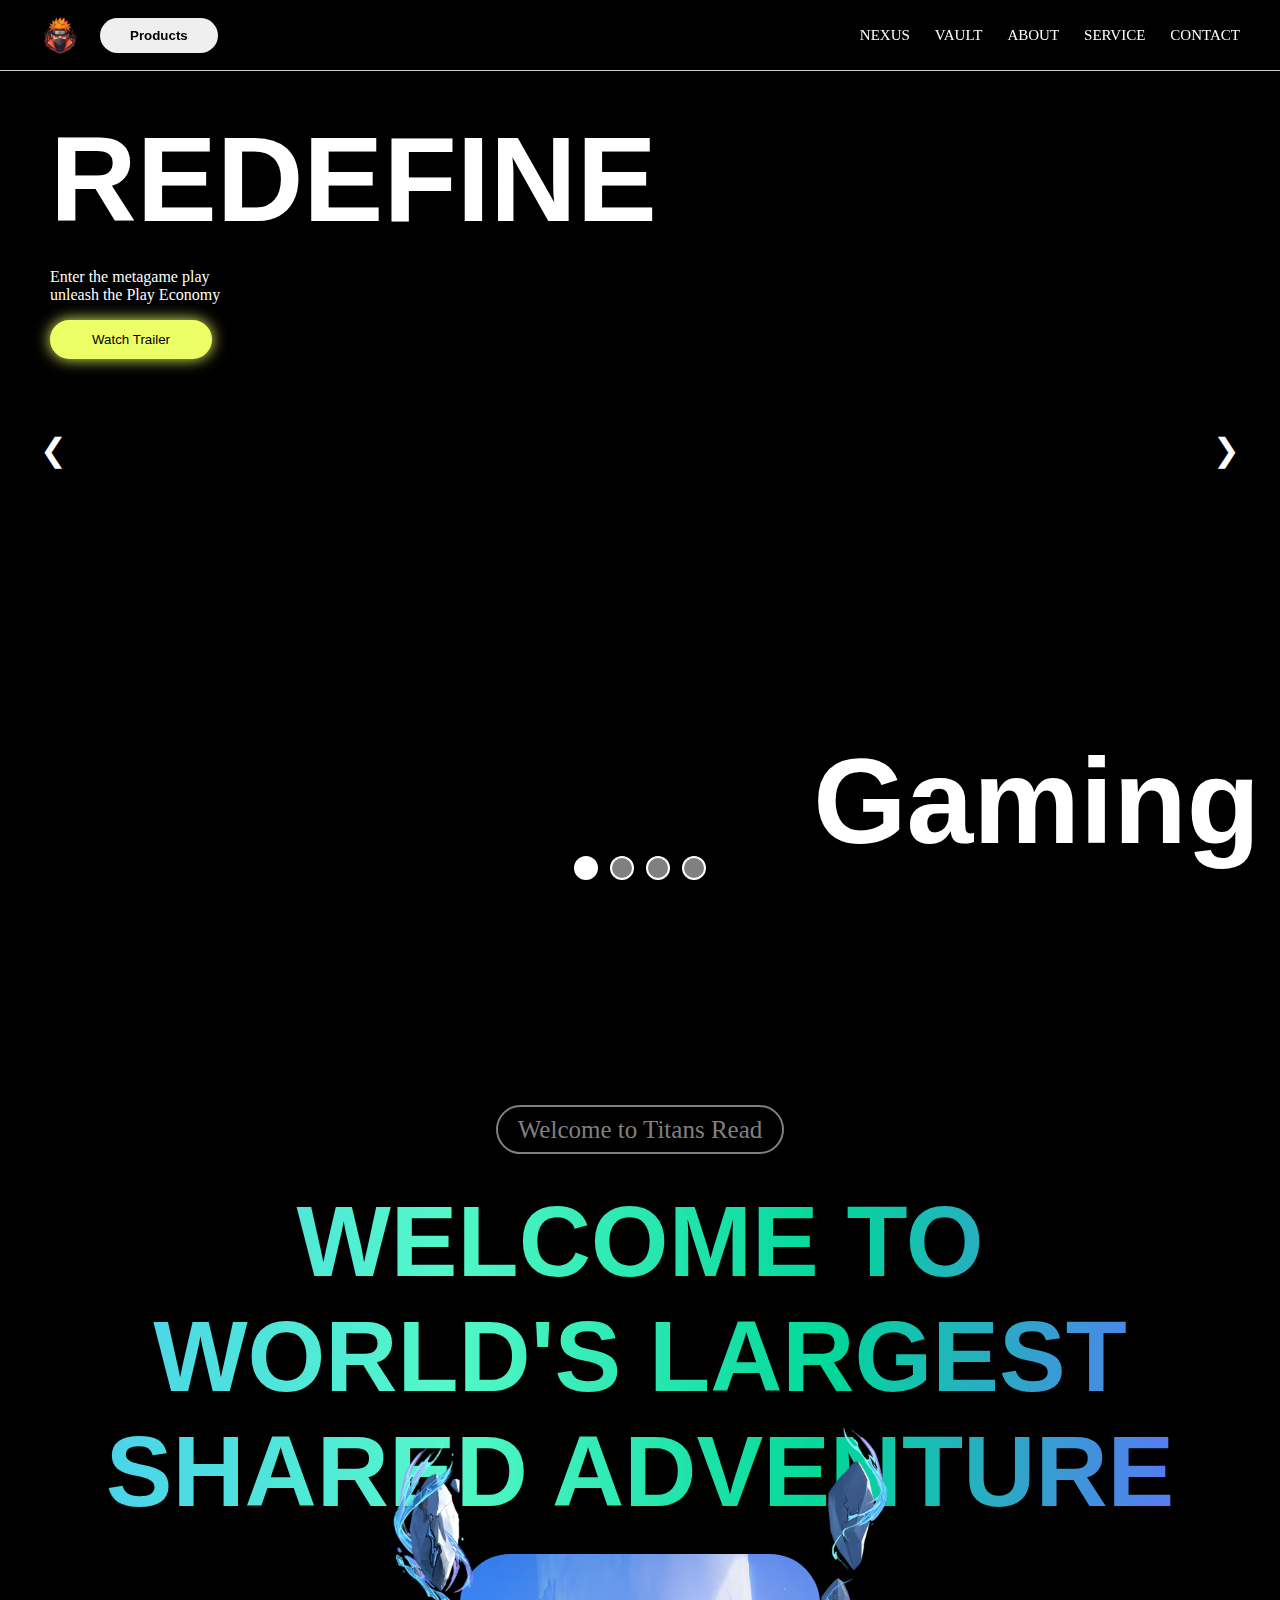
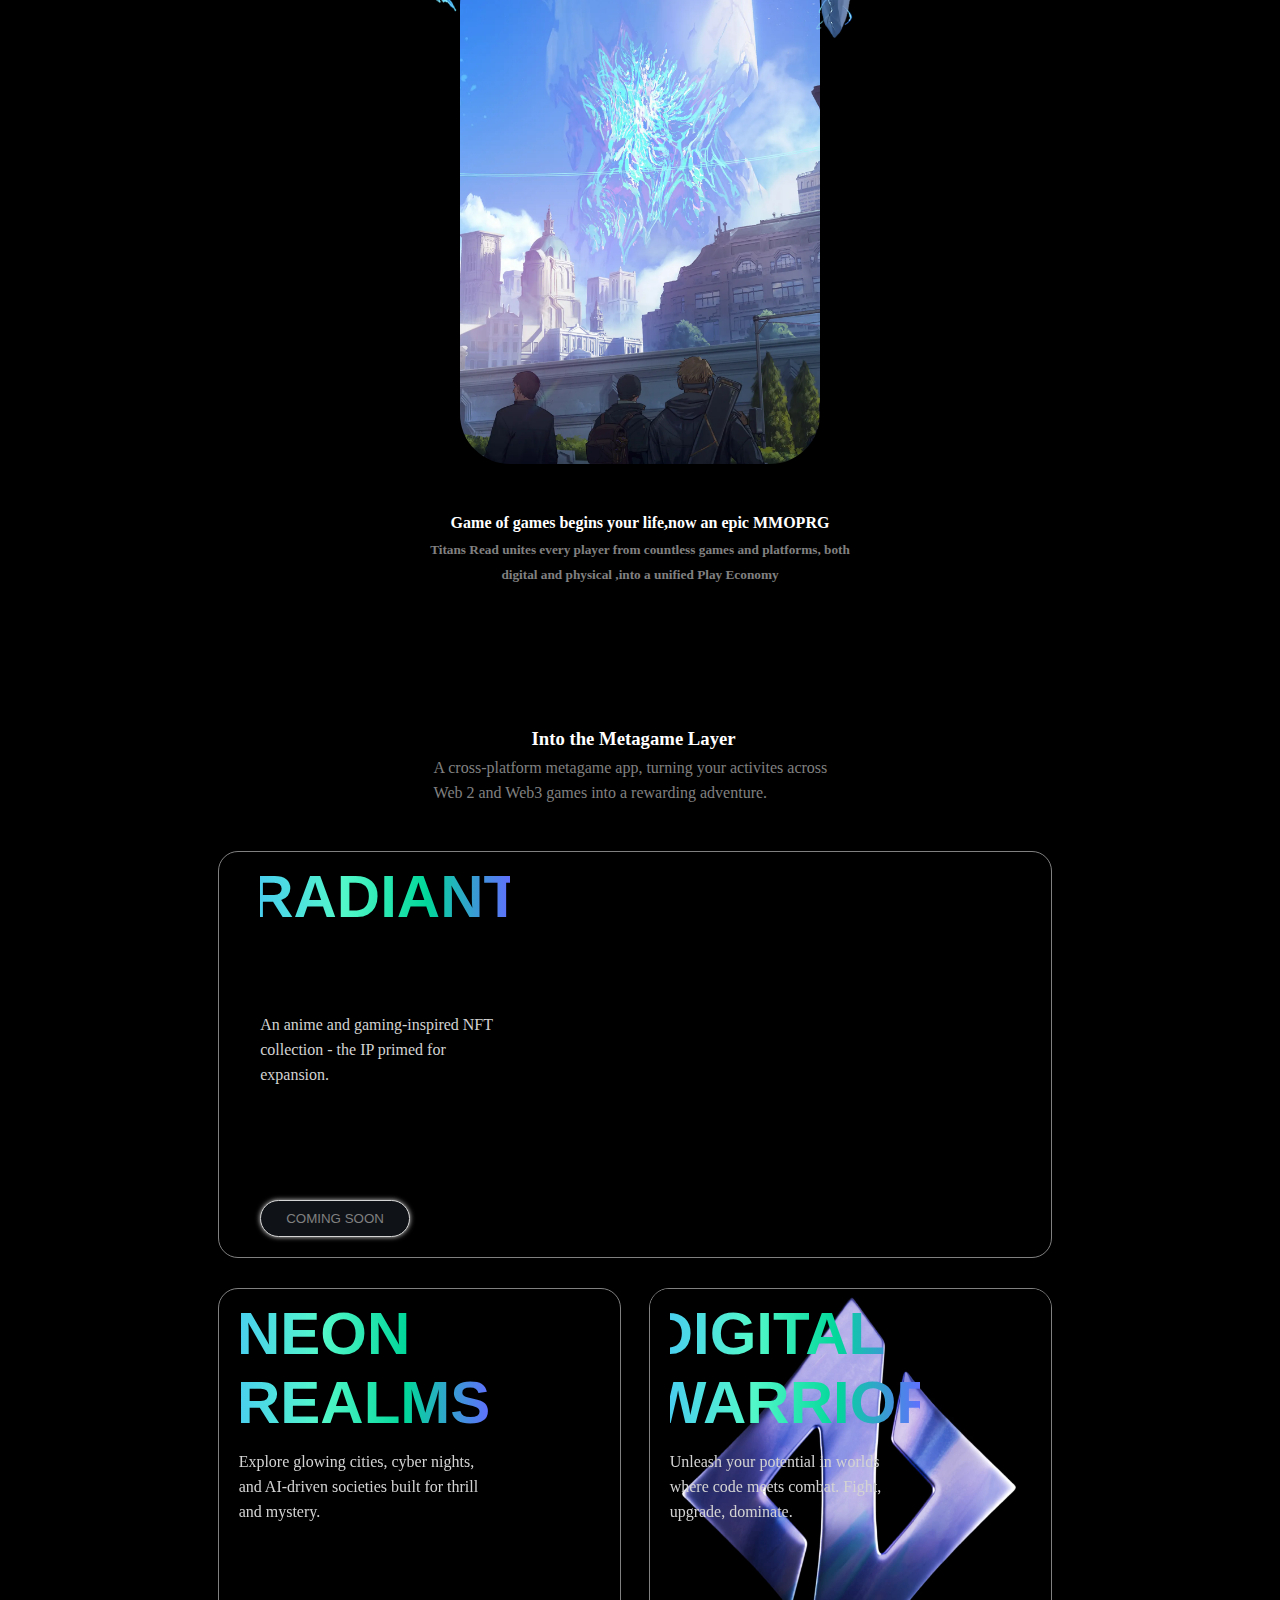
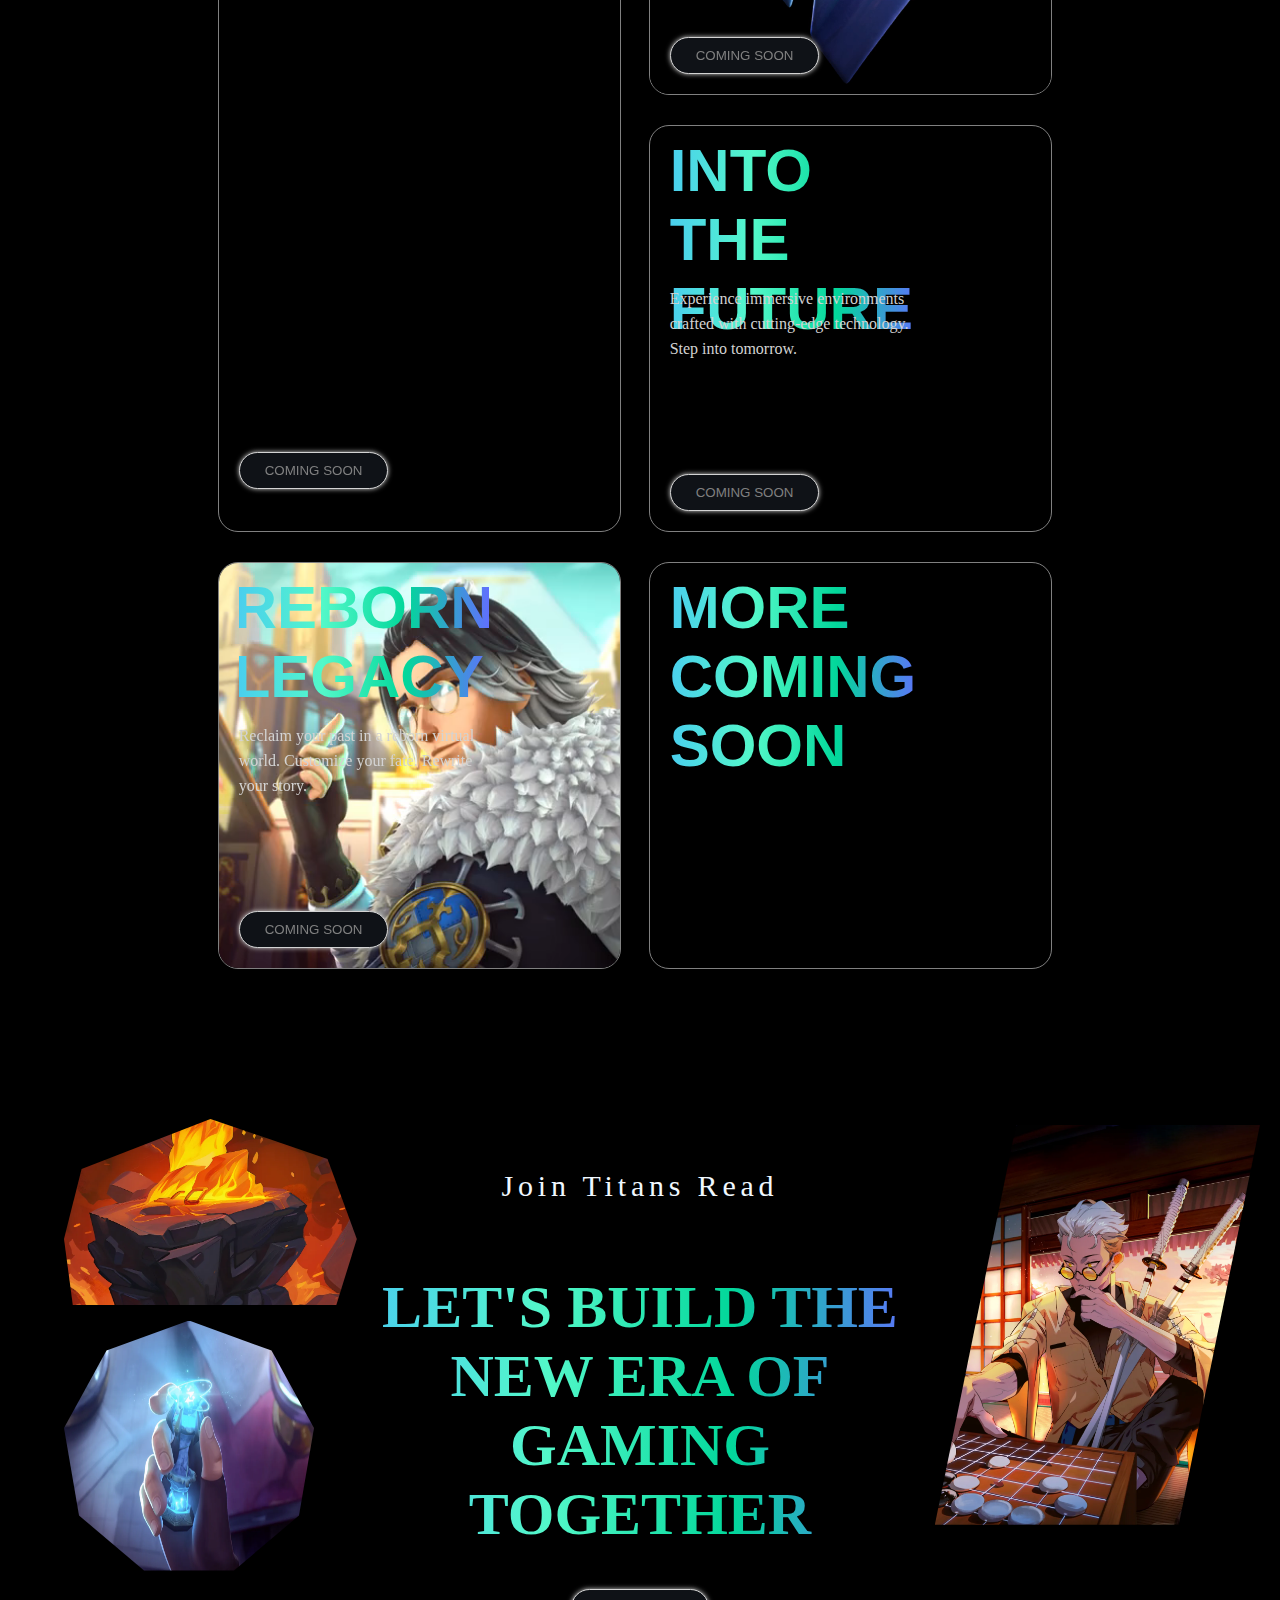
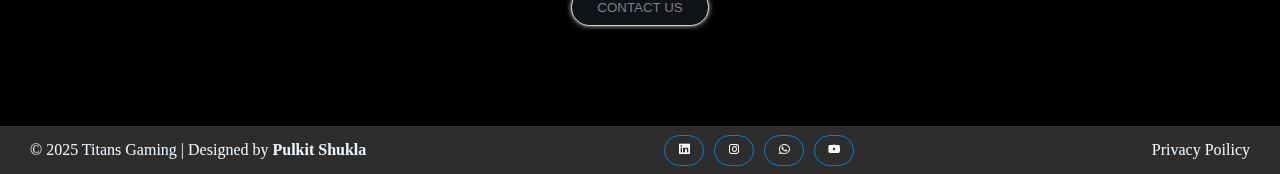
<file: index.html>
<!DOCTYPE html>
<html lang="en">

<head>
    <meta charset="UTF-8">
    <meta name="viewport" content="width=device-width, initial-scale=1.0">
    <title>Titans Gaming </title>
    <link rel="stylesheet" href="style.css">
    <link href='https://unpkg.com/boxicons@2.1.4/css/boxicons.min.css' rel='stylesheet'>
    <!-- <link rel="stylesheet" href="nexus.html"> -->
</head>

<body>

    <div class="container">
        <header>
            <div class="head-left">
                <img src="img/logo.png" alt="logo">
                <!-- Inside .head-left -->
                <button onclick="window.location.href='products.html'">Products</button>
            </div>

            <div class="head-right">
                <p><a href="nexus.html">NEXUS</a></p>
                <p><a href="vault.html">VAULT</a></p>
                <p><a href="about.html">ABOUT</a></p>
                <p><a href="services.html">SERVICE</a></p>
                <p><a href="contact.html">CONTACT</a></p>
            </div>
        </header>

        <!-- hero section -->
    </div>
    <section class="hero-section autoBlur">
        <div class="hero-vid">
            <video loop autoplay muted class="hero-video">
                <source src="video/dcdxfgdh23.mp4" type="video/mp4">
                Your browser does not support the video tag.
            </video>

            <!-- This block will be updated dynamically -->
            <div class="hero-info">
                <h1>REDEFINE</h1>
                <p>Enter the metagame play unleash the Play Economy</p>
                <button>Watch Trailer</button>
            </div>

            <h1 class="gaming-text">Gaming</h1>

            <button class="next-btn">NEXT</button>

            <div class="video-selector">
                <div class="circle" data-index="0"></div>
                <div class="circle" data-index="1"></div>
                <div class="circle" data-index="2"></div>
                <div class="circle" data-index="3"></div>
            </div>

            <div class="video-arrows">
                <div class="arrow left-arrow">&#10094;</div>
                <div class="arrow right-arrow">&#10095;</div>
            </div>
        </div>
    </section>


    <!-- about section -->
    <section class="about-section">
        <p>Welcome to Titans Read</p>
        <div class="autoBlur">


            <h1>WELCOME TO WORLD'S LARGEST SHARED ADVENTURE</h1>
        </div>
        <img src="img/stones.png" class="stones-img" alt="stones-img">
        <div class="image-box autoTakeFull">
            <img src="img/about.webp" alt="about-img">
        </div>
        <h4>Game of games begins your life,now an epic MMOPRG</h4>
        <h5>Titans Read unites every player from countless games and platforms, both digital and physical ,into a
            unified Play Economy </h5>
    </section>
    <section class="info-section">
        <h3>Into the Metagame Layer</h3>
        <p>A cross-platform metagame app, turning your activites across Web 2 and Web3 games into a rewarding adventure.
        </p>
        <div class="info-cards">
            <div class="card autodisplay">
                <h1>RADIANT</h1>
                <p>An anime and gaming-inspired NFT collection - the IP primed for expansion.</p>
                <video src="video/feature-1.mp4" autoplay muted loop plays-inline></video>
                <button>COMING SOON</button>

            </div>

            <div class="card autodisplay">
                <h1>NEON REALMS</h1>
                <p>Explore glowing cities, cyber nights, and AI-driven societies built for thrill and mystery.</p>

                <video src="video/feature-2.mp4" autoplay muted loop plays-inline></video>
                <button>COMING SOON</button>

            </div>

            <div class="card autodisplay">
                <h1>DIGITAL WARRIOR</h1>
                <p>Unleash your potential in worlds where code meets combat. Fight, upgrade, dominate.</p>

                <video src="video/feature-3.mp4" autoplay muted loop plays-inline></video>
                <button>COMING SOON</button>

            </div>

            <div class="card autodisplay">
                <h1>INTO THE FUTURE</h1>
                <p>Experience immersive environments crafted with cutting-edge technology. Step into tomorrow.</p>

                <video src="video/feature-4.mp4" autoplay muted loop plays-inline></video>
                <button>COMING SOON</button>

            </div>

            <div class="card autodisplay">
                <h1>REBORN LEGACY</h1>
                <p>Reclaim your past in a reborn virtual world. Customize your fate. Rewrite your story.</p>

                <video src="video/feature-5.mp4" autoplay muted loop plays-inline></video>
                <button>COMING SOON</button>
            </div>

            <div class="card autodisplay">
                <h1>MORE COMING SOON</h1>
            </div>
        </div>
    </section>

    <!-- conatct section -->

    <div class="contact-section">
        <p>Join Titans Read</p>
        <div class="autoBlur1">

            <h1>LET'S BUILD THE NEW ERA OF GAMING TOGETHER</h1>

        </div>

        <button>CONTACT US</button>
        <img class="img1" src="img/swordman.webp" alt="contact-image">
        <img class="img2" src="img/contact-1.webp" alt="contact-image">
        <img class="img3" src="img/contact-2.webp" alt="contact-image">

    </div>
    <!-- footer -->
    <section class="footer">
        <p> © 2025 Titans Gaming | Designed by <strong>Pulkit Shukla</strong></p>
        <ul>
            <li><a href=""><i class='bx bxl-linkedin-square'></i></a></li>
            <li><a href=""><i class='bx bxl-instagram'></i></a></li>
            <li><a href=""><i class='bx bxl-whatsapp'></i></a></li>
            <li><a href=""><i class='bx bxl-youtube'></i></a></li>
            <!-- <li><a href=""></a></li> -->
        </ul>
        <p>Privacy Poilicy</p>
    </section>

    <!-- script -->

    <script src="script.js"></script>
</body>

</html>
</file>
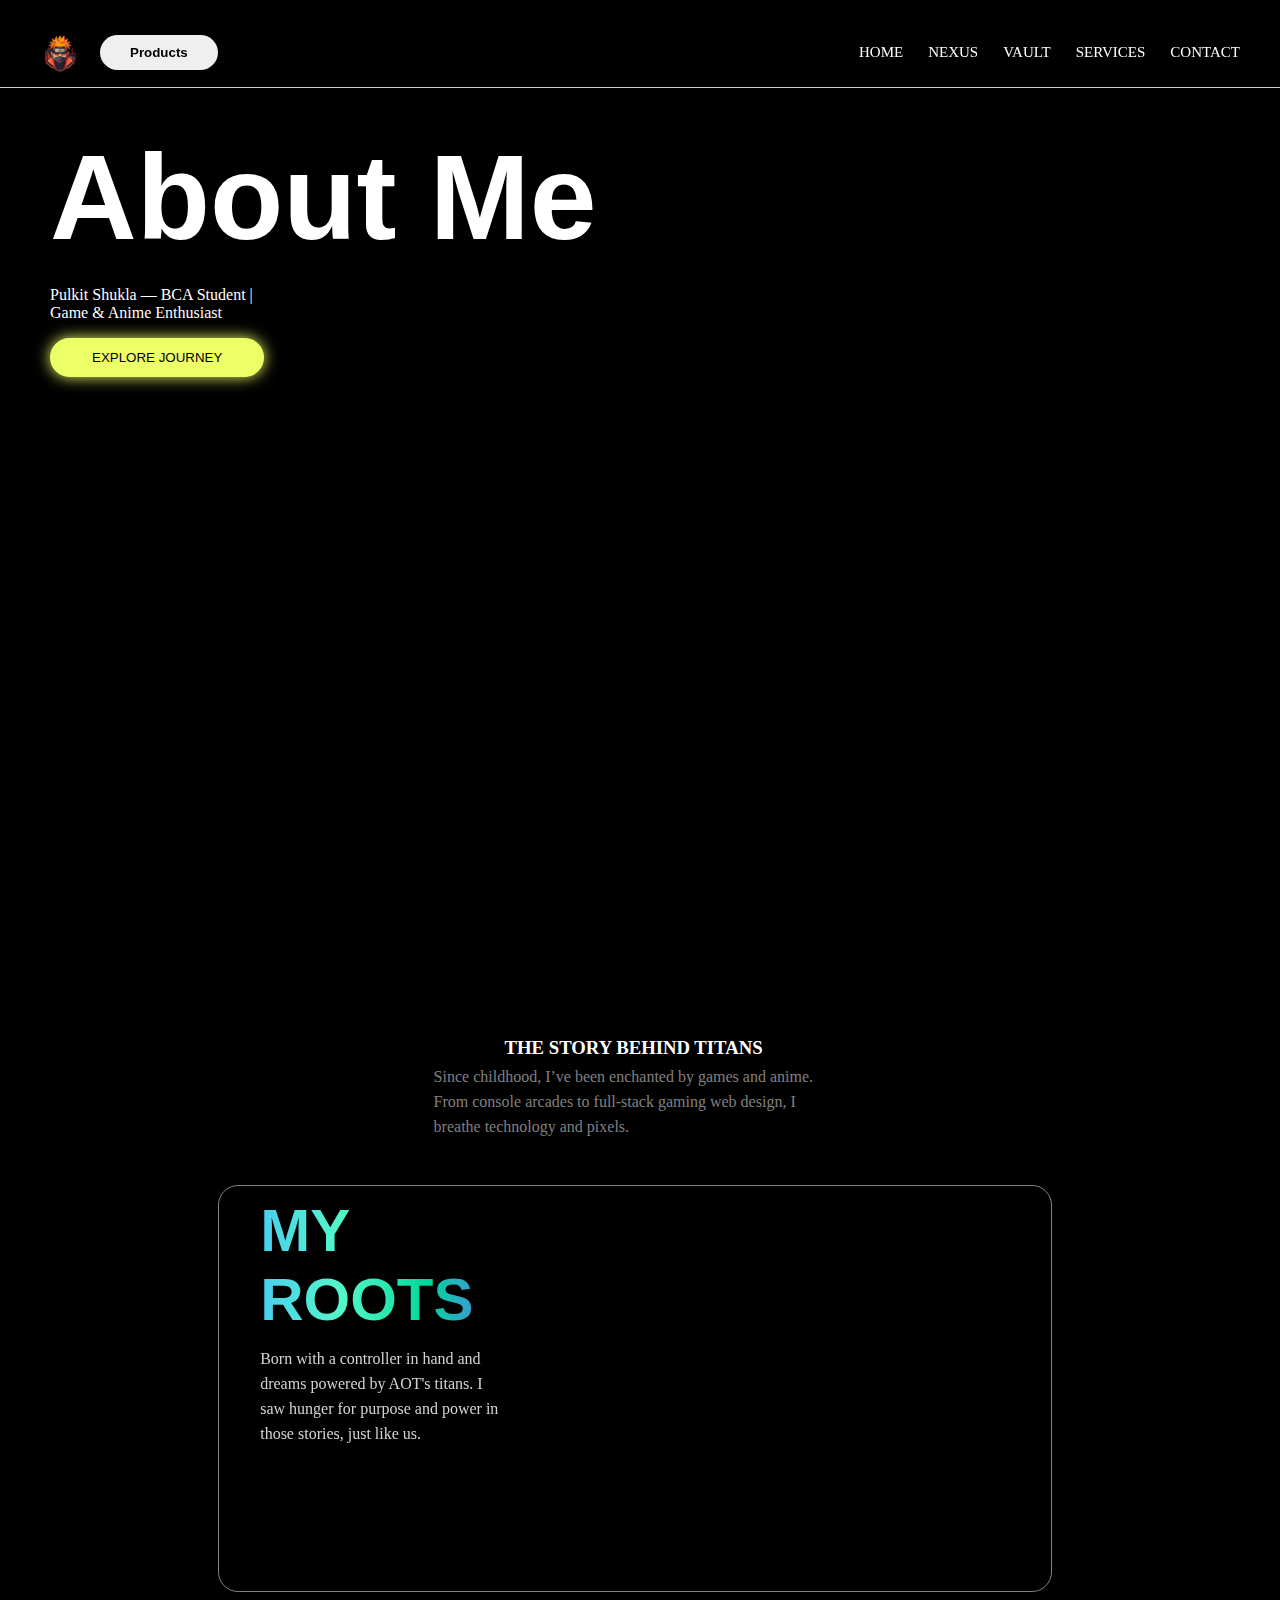
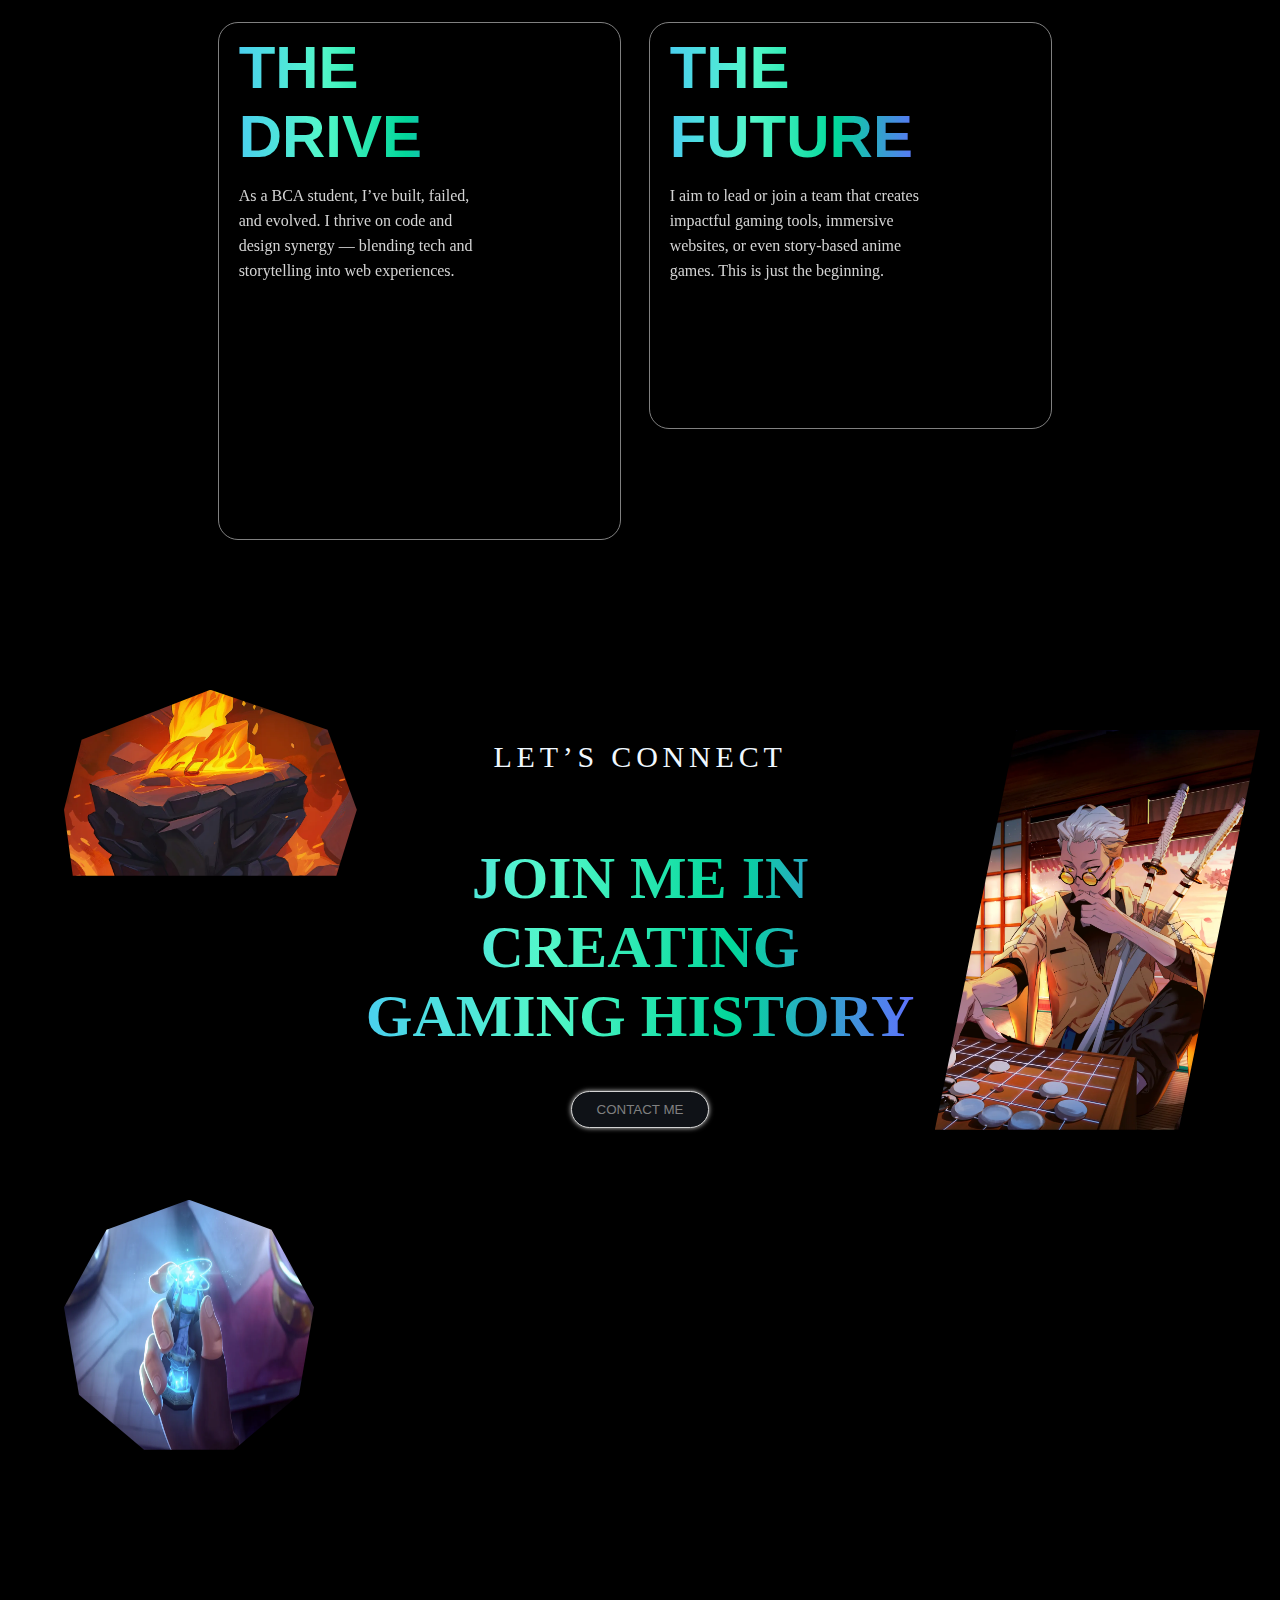
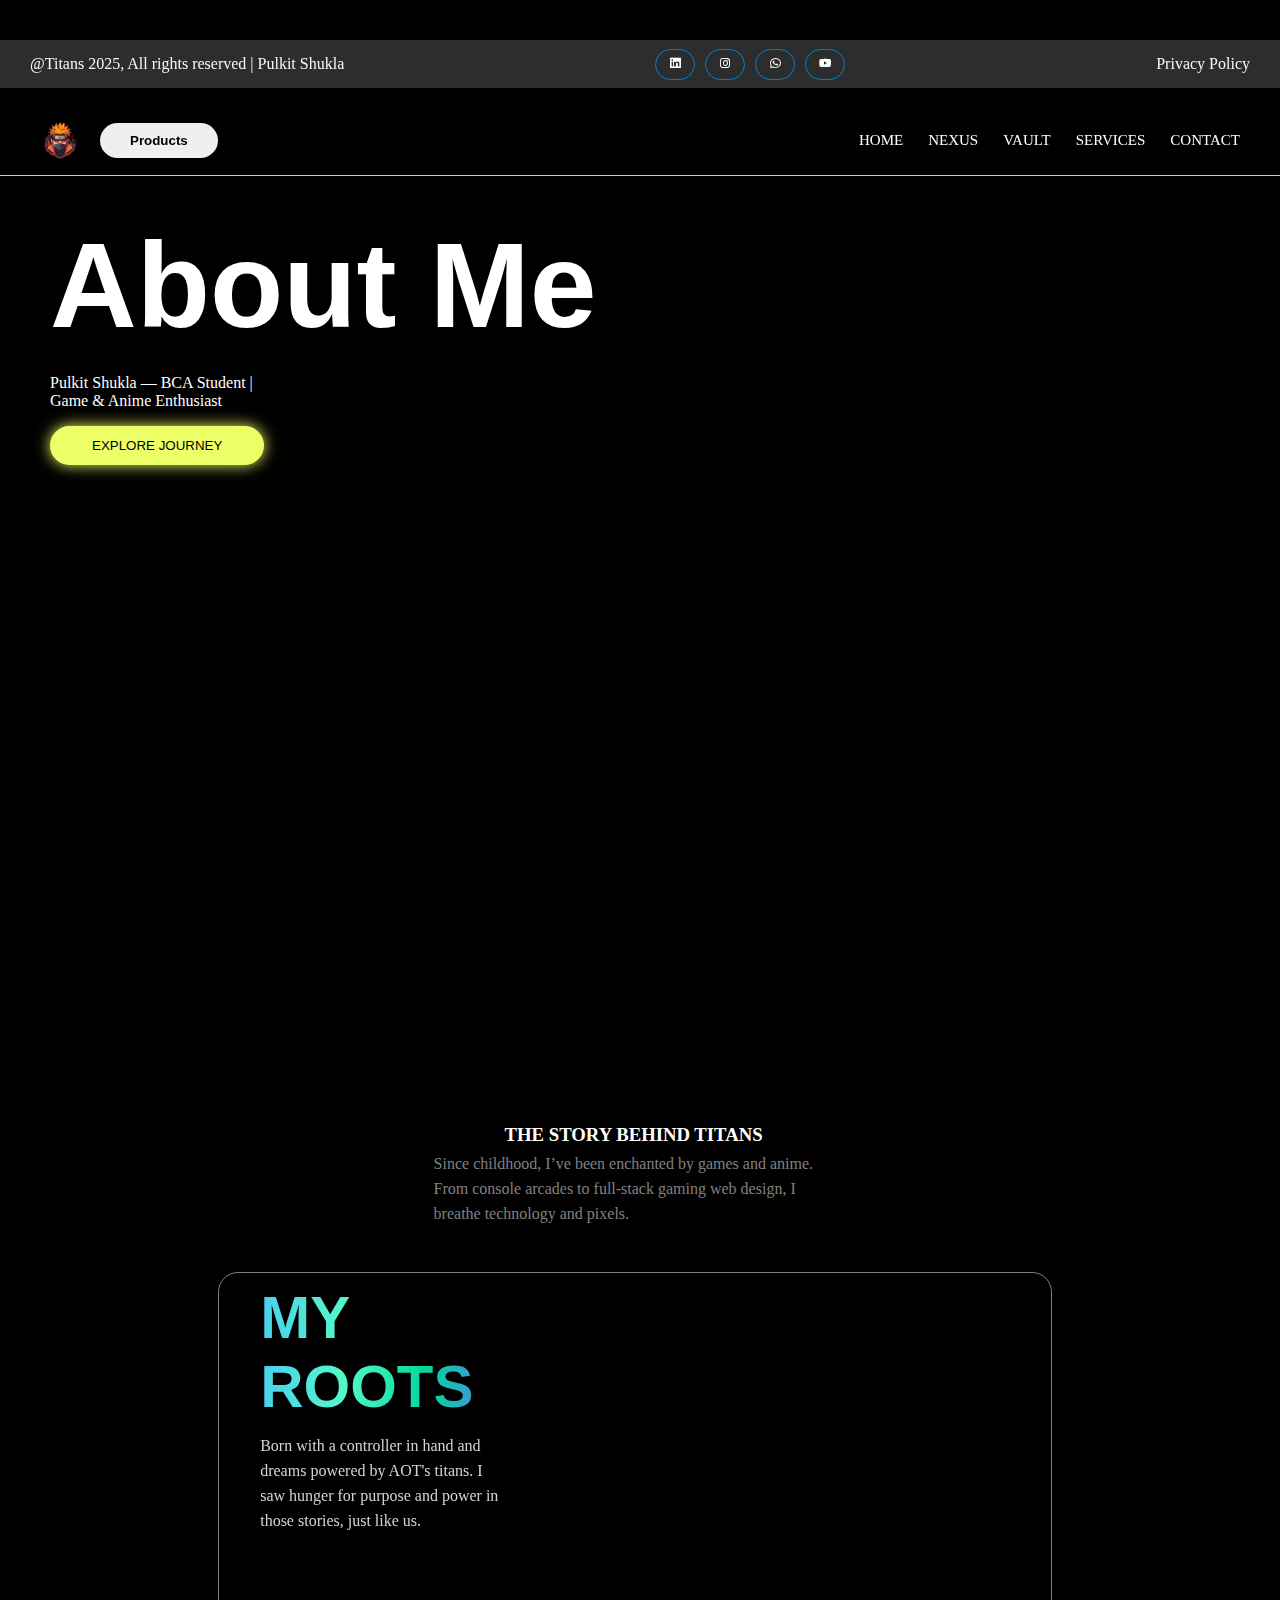
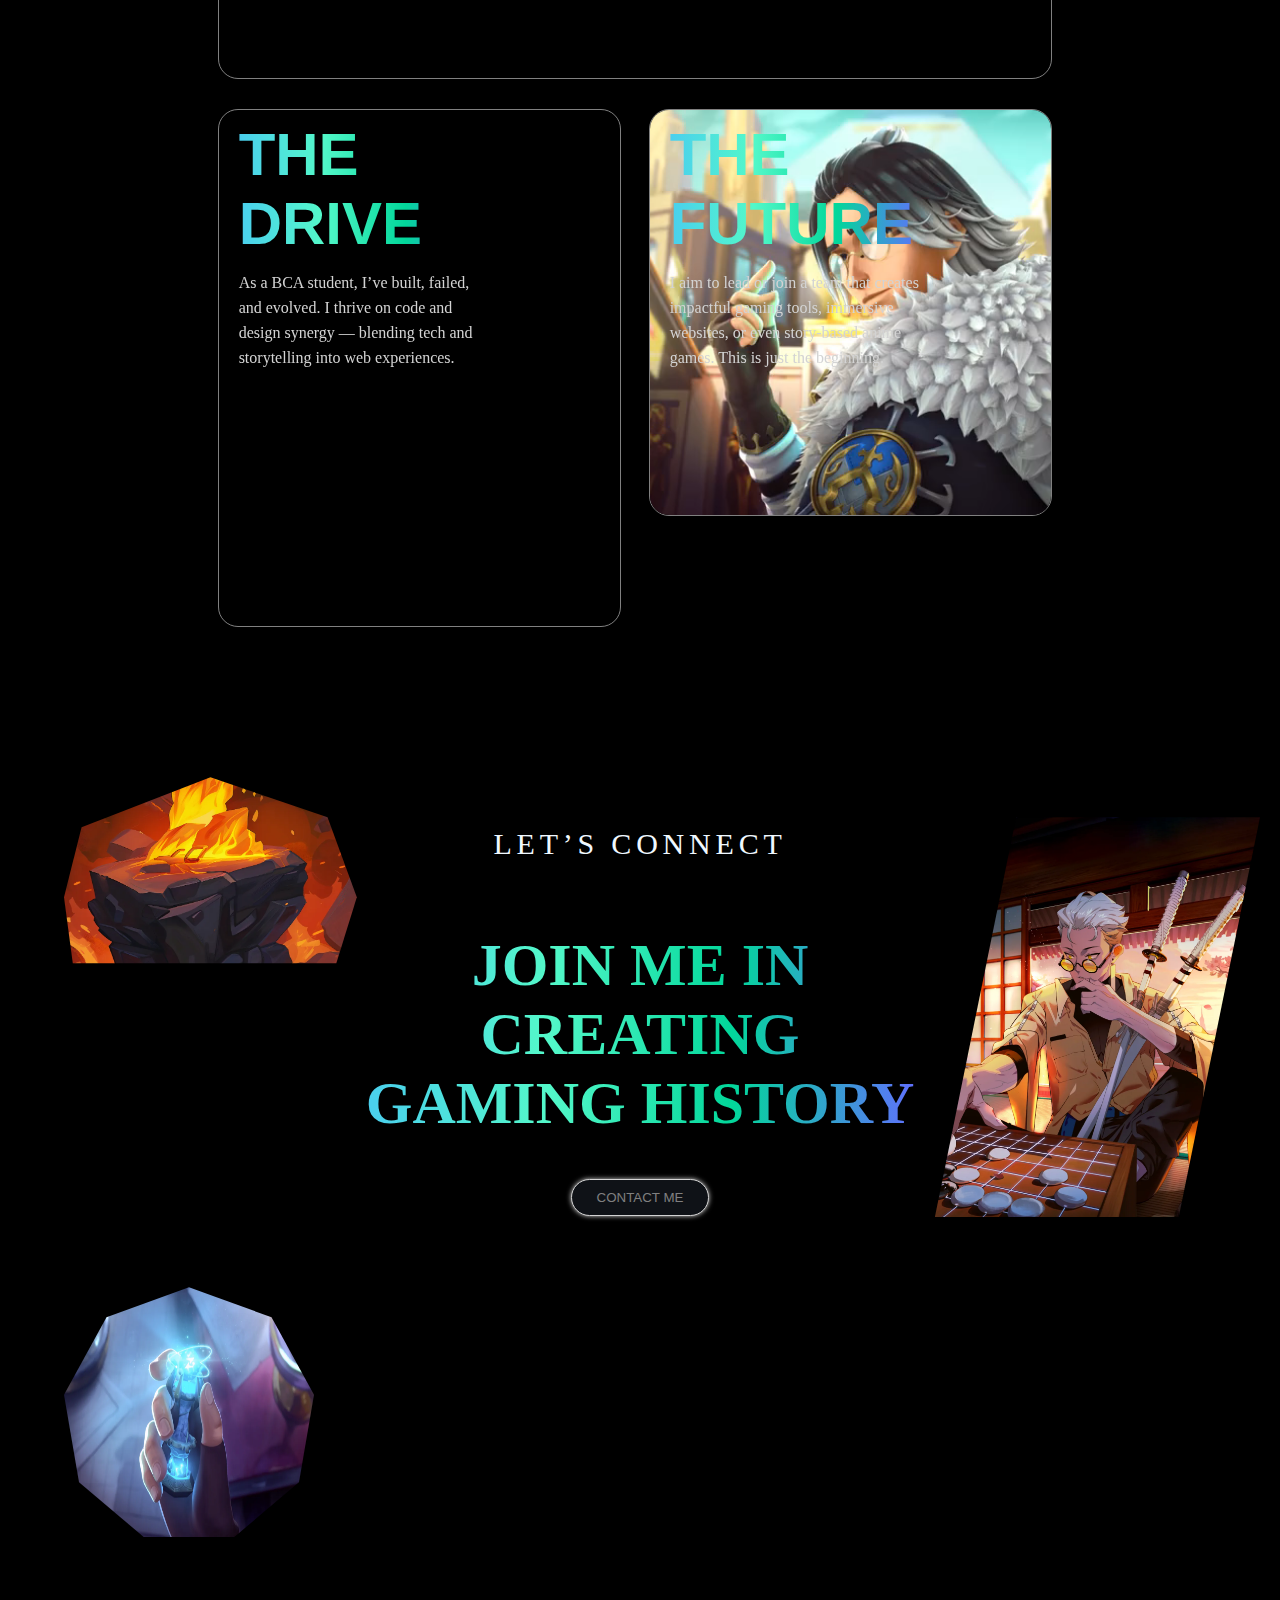
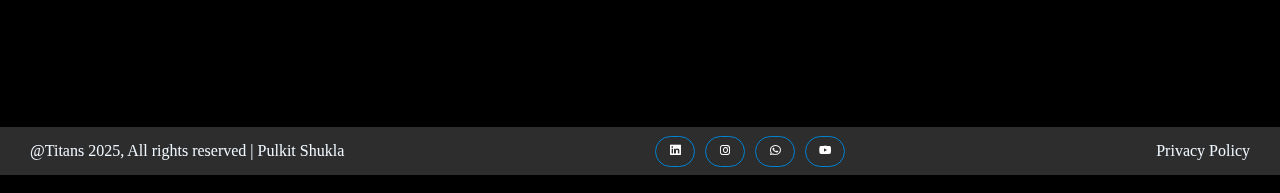
<file: about.html>
<<<<<<< HEAD
<!DOCTYPE html>
<html lang="en">

<head>
  <meta charset="UTF-8">
  <meta name="viewport" content="width=device-width, initial-scale=1.0">
  <title>About | Titans Gaming</title>
  <link rel="stylesheet" href="style.css">
  <link href='https://unpkg.com/boxicons@2.1.4/css/boxicons.min.css' rel='stylesheet'>
</head>

<body>
  <div class="container">
    <header>
      <div class="head-left">
        <img src="img/logo.png" alt="logo">
        <button>Products</button>
      </div>
      <div class="head-right">
        <p><a href="index.html">HOME</a></p>
        <p><a href="nexus.html">NEXUS</a></p>
        <p><a href="vault.html">VAULT</a></p>
        <p><a href="services.html">SERVICES</a></p>
        <p><a href="contact.html">CONTACT</a></p>
      </div>
    </header>
  </div>

  <section class="hero-section autoBlur">
    <div class="hero-vid">
      <video loop autoplay muted class="hero-video">
        <source src="video/hero-2.mp4" type="video/mp4">
        Your browser does not support the video tag.
      </video>
      <div class="hero-info">
        <h1>About Me</h1>
        <p>Pulkit Shukla — BCA Student | Game & Anime Enthusiast</p>
        <button>EXPLORE JOURNEY</button>
      </div>
    </div>
  </section>

  <section class="info-section">
    <h3>THE STORY BEHIND TITANS</h3>
    <p class="autodisplay">Since childhood, I’ve been enchanted by games and anime. From console arcades to full-stack gaming web design, I breathe technology and pixels.</p>
    <div class="info-cards">
      <div class="card autodisplay">
        <h1>MY ROOTS</h1>
        <p>Born with a controller in hand and dreams powered by AOT's titans. I saw hunger for purpose and power in those stories, just like us.</p>
        <video src="video/feature-2.mp4" autoplay muted loop plays-inline></video>
      </div>
      <div class="card autodisplay">
        <h1>THE DRIVE</h1>
        <p>As a BCA student, I’ve built, failed, and evolved. I thrive on code and design synergy — blending tech and storytelling into web experiences.</p>
        <video src="video/feature-3.mp4" autoplay muted loop plays-inline></video>
      </div>
      <div class="card autodisplay">
        <h1>THE FUTURE</h1>
        <p>I aim to lead or join a team that creates impactful gaming tools, immersive websites, or even story-based anime games. This is just the beginning.</p>
        <video src="video/feature-5.mp4" autoplay muted loop plays-inline></video>
      </div>
    </div>
  </section>

  <section class="contact-section">
    <p>LET’S CONNECT</p>
    <div class="autoBlur1">
      <h1>JOIN ME IN CREATING GAMING HISTORY</h1>
    </div>
    <button onclick="location.href='contact.html'">CONTACT ME</button>
    <img class="img1" src="img/swordman.webp" alt="swordman">
    <img class="img2" src="img/contact-1.webp" alt="contact1">
    <img class="img3" src="img/contact-2.webp" alt="contact2">
  </section>

  <section class="footer">
    <p>@Titans 2025, All rights reserved | Pulkit Shukla</p>
    <ul>
      <li><a href=""><i class='bx bxl-linkedin-square'></i></a></li>
      <li><a href=""><i class='bx bxl-instagram'></i></a></li>
      <li><a href=""><i class='bx bxl-whatsapp'></i></a></li>
      <li><a href=""><i class='bx bxl-youtube'></i></a></li>
    </ul>
    <p>Privacy Policy</p>
  </section>
</body>

</html>
=======
<!DOCTYPE html>
<html lang="en">

<head>
  <meta charset="UTF-8">
  <meta name="viewport" content="width=device-width, initial-scale=1.0">
  <title>About | Titans Gaming</title>
  <link rel="stylesheet" href="style.css">
  <link href='https://unpkg.com/boxicons@2.1.4/css/boxicons.min.css' rel='stylesheet'>
</head>

<body>
  <div class="container">
    <header>
      <div class="head-left">
        <img src="img/logo.png" alt="logo">
        <button>Products</button>
      </div>
      <div class="head-right">
        <p><a href="index.html">HOME</a></p>
        <p><a href="nexus.html">NEXUS</a></p>
        <p><a href="vault.html">VAULT</a></p>
        <p><a href="services.html">SERVICES</a></p>
        <p><a href="contact.html">CONTACT</a></p>
      </div>
    </header>
  </div>

  <section class="hero-section autoBlur">
    <div class="hero-vid">
      <video loop autoplay muted class="hero-video">
        <source src="video/hero-2.mp4" type="video/mp4">
        Your browser does not support the video tag.
      </video>
      <div class="hero-info">
        <h1>About Me</h1>
        <p>Pulkit Shukla — BCA Student | Game & Anime Enthusiast</p>
        <button>EXPLORE JOURNEY</button>
      </div>
    </div>
  </section>

  <section class="info-section">
    <h3>THE STORY BEHIND TITANS</h3>
    <p class="autodisplay">Since childhood, I’ve been enchanted by games and anime. From console arcades to full-stack gaming web design, I breathe technology and pixels.</p>
    <div class="info-cards">
      <div class="card autodisplay">
        <h1>MY ROOTS</h1>
        <p>Born with a controller in hand and dreams powered by AOT's titans. I saw hunger for purpose and power in those stories, just like us.</p>
        <video src="video/feature-2.mp4" autoplay muted loop plays-inline></video>
      </div>
      <div class="card autodisplay">
        <h1>THE DRIVE</h1>
        <p>As a BCA student, I’ve built, failed, and evolved. I thrive on code and design synergy — blending tech and storytelling into web experiences.</p>
        <video src="video/feature-3.mp4" autoplay muted loop plays-inline></video>
      </div>
      <div class="card autodisplay">
        <h1>THE FUTURE</h1>
        <p>I aim to lead or join a team that creates impactful gaming tools, immersive websites, or even story-based anime games. This is just the beginning.</p>
        <video src="video/feature-5.mp4" autoplay muted loop plays-inline></video>
      </div>
    </div>
  </section>

  <section class="contact-section">
    <p>LET’S CONNECT</p>
    <div class="autoBlur1">
      <h1>JOIN ME IN CREATING GAMING HISTORY</h1>
    </div>
    <button onclick="location.href='contact.html'">CONTACT ME</button>
    <img class="img1" src="img/swordman.webp" alt="swordman">
    <img class="img2" src="img/contact-1.webp" alt="contact1">
    <img class="img3" src="img/contact-2.webp" alt="contact2">
  </section>

  <section class="footer">
    <p>@Titans 2025, All rights reserved | Pulkit Shukla</p>
    <ul>
      <li><a href=""><i class='bx bxl-linkedin-square'></i></a></li>
      <li><a href=""><i class='bx bxl-instagram'></i></a></li>
      <li><a href=""><i class='bx bxl-whatsapp'></i></a></li>
      <li><a href=""><i class='bx bxl-youtube'></i></a></li>
    </ul>
    <p>Privacy Policy</p>
  </section>
</body>

</html>
>>>>>>> a512190ecc0c043b73af94a16597c3165cfcb043
</file>
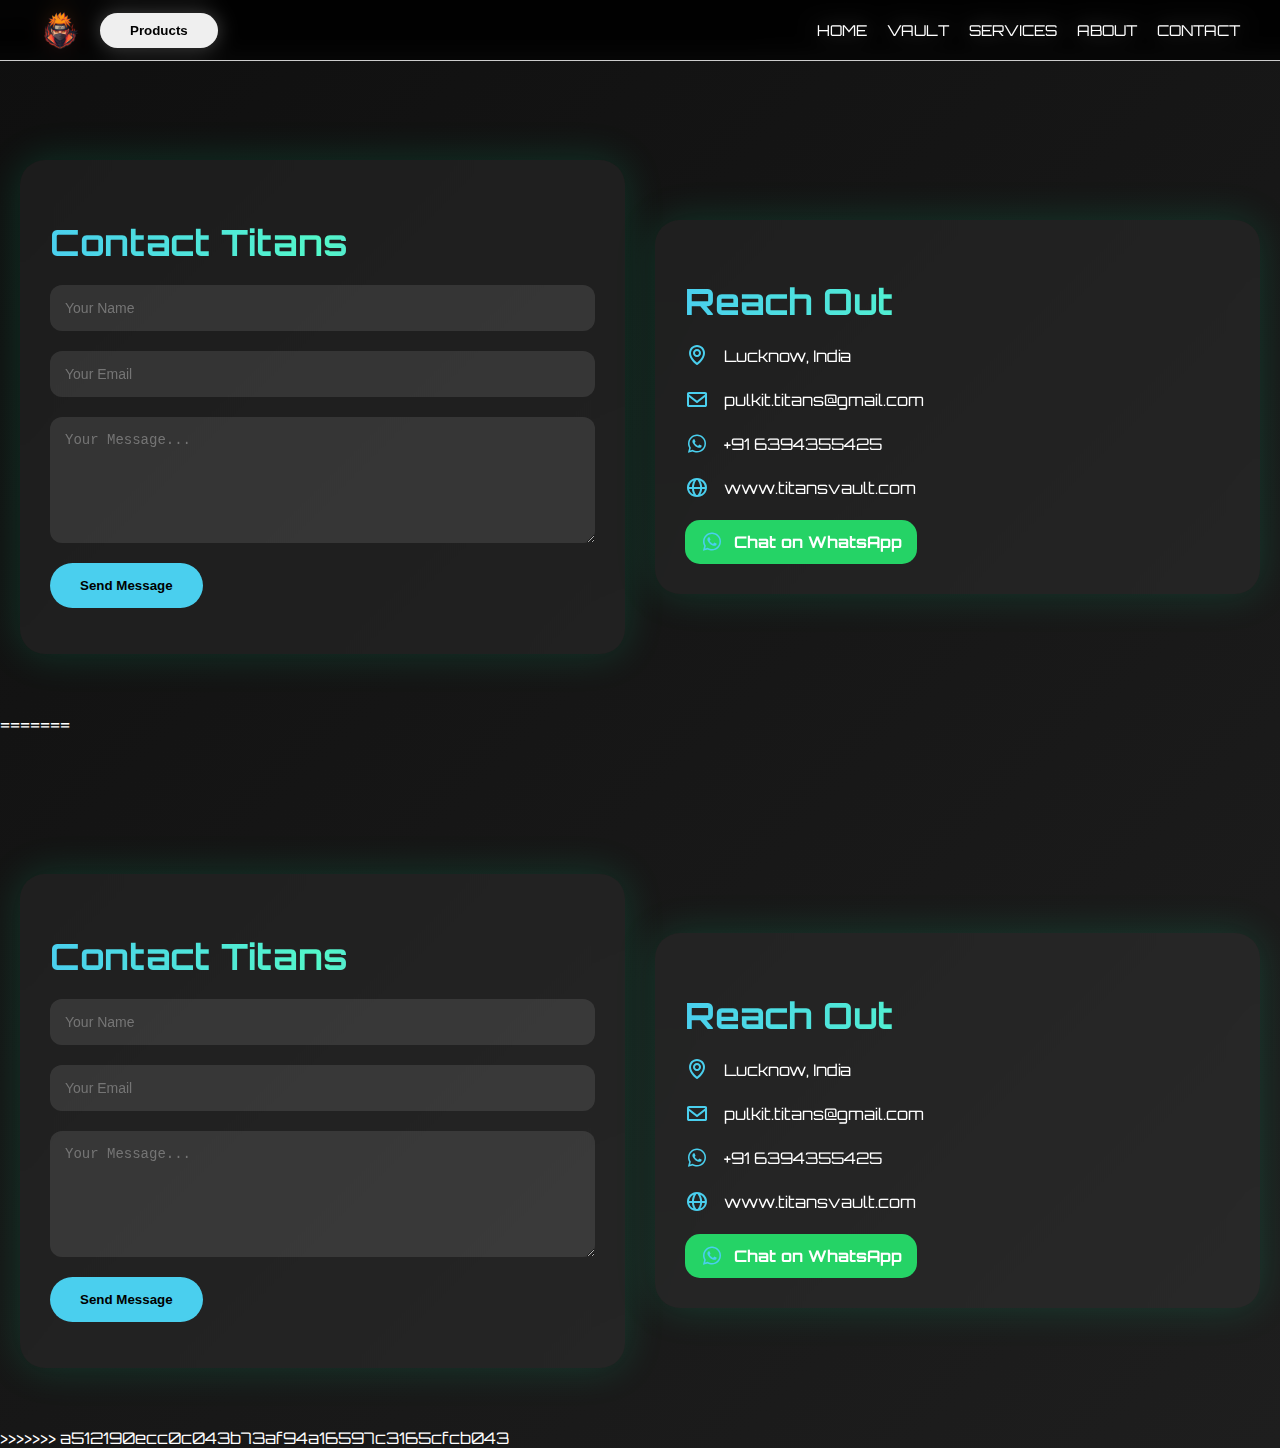
<file: contact.html>
<<<<<<< HEAD
<!DOCTYPE html>
<html lang="en">
<head>
  <meta charset="UTF-8" />
  <meta name="viewport" content="width=device-width, initial-scale=1.0"/>
  <title>Contact - Titans Gaming</title>
  <link rel="stylesheet" href="https://unpkg.com/boxicons@2.1.4/css/boxicons.min.css"/>
  <link href="https://fonts.googleapis.com/css2?family=Orbitron:wght@500;700&display=swap" rel="stylesheet"/>
  <script src="https://cdn.emailjs.com/dist/email.min.js"></script>
  <style>
    body {
      margin: 0;
      padding: 0;
      font-family: 'Orbitron', sans-serif;
      background: linear-gradient(135deg, #0f0f0f, #1e1e1e);
      color: #fff;
      overflow-x: hidden;
    }

    header {
      position: fixed;
      top: 0;
      left: 0;
      right: 0;
      display: flex;
      justify-content: space-between;
      align-items: center;
      padding: 10px 40px;
      background-color: rgba(0, 0, 0, 0.7);
      backdrop-filter: blur(10px);
      border-bottom: 1px solid #ccc;
      z-index: 999;
    }

    .head-left {
      display: flex;
      align-items: center;
    }

    .head-left img {
      width: 40px;
      height: 40px;
      margin-right: 20px;
    }

    .head-left button {
      border: none;
      padding: 10px 30px;
      border-radius: 20px;
      font-weight: 700;
      cursor: pointer;
      transition: 0.3s;
    }

    .head-left button:hover {
      opacity: 0.7;
    }

    .head-right {
      display: flex;
      gap: 20px;
    }

    .head-right a {
      color: white;
      text-decoration: none;
      font-size: 15px;
    }

    .contact-container {
      display: flex;
      justify-content: center;
      align-items: center;
      padding: 140px 20px 60px; /* space for fixed header */
      flex-wrap: wrap;
      gap: 30px;
    }

    .contact-form,
    .contact-info {
      flex: 1 1 400px;
      padding: 30px;
      border-radius: 25px;
      background: rgba(255, 255, 255, 0.05);
      box-shadow: 0 0 40px rgba(0, 255, 170, 0.15);
      backdrop-filter: blur(12px);
    }

    .contact-form h2,
    .contact-info h2 {
      font-size: 36px;
      margin-bottom: 20px;
      background: linear-gradient(to right, #4acfee, #53f8c9, #6070fd);
      -webkit-background-clip: text;
      -webkit-text-fill-color: transparent;
    }

    form input,
    form textarea {
      width: 100%;
      padding: 15px;
      margin-bottom: 20px;
      border: none;
      border-radius: 12px;
      background: rgba(255, 255, 255, 0.1);
      color: white;
      font-size: 14px;
    }

    form button {
      padding: 15px 30px;
      border: none;
      background: #4acfee;
      color: #000;
      font-weight: bold;
      border-radius: 25px;
      cursor: pointer;
      transition: 0.3s;
    }

    form button:hover {
      background: #53f8c9;
      box-shadow: 0 0 15px #53f8c9;
    }

    #formMessage {
      margin-top: 10px;
      font-size: 14px;
      font-weight: bold;
    }

    .contact-info ul {
      list-style: none;
      padding: 0;
    }

    .contact-info li {
      margin-bottom: 20px;
      display: flex;
      align-items: center;
    }

    .contact-info i {
      font-size: 24px;
      margin-right: 15px;
      color: #4acfee;
    }

    .whatsapp-box {
      background: #25d366;
      color: white;
      padding: 10px 15px;
      border-radius: 15px;
      display: inline-flex;
      align-items: center;
      text-decoration: none;
      font-weight: bold;
    }

    .whatsapp-box i {
      margin-right: 10px;
    }

    @media (max-width: 768px) {
      .contact-container {
        flex-direction: column;
        padding-top: 140px;
      }

      header {
        flex-direction: column;
        gap: 10px;
        padding: 15px 20px;
      }

      .head-right {
        flex-wrap: wrap;
        justify-content: center;
      }
    }
  </style>
</head>

<body>

  <header>
    <div class="head-left">
      <img src="img/logo.png" alt="logo" />
      <button onclick="location.href='products.html'">Products</button>
    </div>
    <div class="head-right">
      <a href="index.html">HOME</a>
      <a href="vault.html">VAULT</a>
      <a href="services.html">SERVICES</a>
      <a href="about.html">ABOUT</a>
      <a href="#">CONTACT</a>
    </div>
  </header>

  <section class="contact-container">
    <div class="contact-form">
      <h2>Contact Titans</h2>
      <form id="contactForm">
        <input type="text" name="from_name" placeholder="Your Name" required />
        <input type="email" name="reply_to" placeholder="Your Email" required />
        <textarea name="message" rows="6" placeholder="Your Message..." required></textarea>
        <button type="submit">Send Message</button>
        <p id="formMessage"></p>
      </form>
    </div>

    <div class="contact-info">
      <h2>Reach Out</h2>
      <ul>
        <li><i class='bx bx-map'></i> Lucknow, India</li>
        <li><i class='bx bx-envelope'></i> pulkit.titans@gmail.com</li>
        <li><i class='bx bxl-whatsapp'></i> +91 6394355425</li>
        <li><i class='bx bx-globe'></i> www.titansvault.com</li>
      </ul>
      <a href="https://wa.me/916394355425" target="_blank" class="whatsapp-box">
        <i class='bx bxl-whatsapp'></i> Chat on WhatsApp
      </a>
    </div>
  </section>

  <script>
    (function () {
      emailjs.init("nB9yAzFEuF1JmClJy"); // your PUBLIC key
    })();

    const form = document.getElementById("contactForm");
    const messageDiv = document.getElementById("formMessage");

    form.addEventListener("submit", function (e) {
      e.preventDefault();
      emailjs.sendForm("service_r4raimt", "template_qmb4eeq", this)
        .then(() => {
          messageDiv.style.color = "lightgreen";
          messageDiv.innerText = "✅ Message sent successfully!";
          form.reset();
        }, (error) => {
          messageDiv.style.color = "red";
          messageDiv.innerText = "❌ Something went wrong. Please try again.";
          console.error("EmailJS error:", error);
        });
    });
  </script>
</body>
</html>
=======
<!DOCTYPE html>
<html lang="en">
<head>
  <meta charset="UTF-8" />
  <meta name="viewport" content="width=device-width, initial-scale=1.0"/>
  <title>Contact - Titans Gaming</title>
  <link rel="stylesheet" href="https://unpkg.com/boxicons@2.1.4/css/boxicons.min.css"/>
  <link href="https://fonts.googleapis.com/css2?family=Orbitron:wght@500;700&display=swap" rel="stylesheet"/>
  <script src="https://cdn.emailjs.com/dist/email.min.js"></script>
  <style>
    body {
      margin: 0;
      padding: 0;
      font-family: 'Orbitron', sans-serif;
      background: linear-gradient(135deg, #0f0f0f, #1e1e1e);
      color: #fff;
      overflow-x: hidden;
    }

    header {
      position: fixed;
      top: 0;
      left: 0;
      right: 0;
      display: flex;
      justify-content: space-between;
      align-items: center;
      padding: 10px 40px;
      background-color: rgba(0, 0, 0, 0.7);
      backdrop-filter: blur(10px);
      border-bottom: 1px solid #ccc;
      z-index: 999;
    }

    .head-left {
      display: flex;
      align-items: center;
    }

    .head-left img {
      width: 40px;
      height: 40px;
      margin-right: 20px;
    }

    .head-left button {
      border: none;
      padding: 10px 30px;
      border-radius: 20px;
      font-weight: 700;
      cursor: pointer;
      transition: 0.3s;
    }

    .head-left button:hover {
      opacity: 0.7;
    }

    .head-right {
      display: flex;
      gap: 20px;
    }

    .head-right a {
      color: white;
      text-decoration: none;
      font-size: 15px;
    }

    .contact-container {
      display: flex;
      justify-content: center;
      align-items: center;
      padding: 140px 20px 60px; /* space for fixed header */
      flex-wrap: wrap;
      gap: 30px;
    }

    .contact-form,
    .contact-info {
      flex: 1 1 400px;
      padding: 30px;
      border-radius: 25px;
      background: rgba(255, 255, 255, 0.05);
      box-shadow: 0 0 40px rgba(0, 255, 170, 0.15);
      backdrop-filter: blur(12px);
    }

    .contact-form h2,
    .contact-info h2 {
      font-size: 36px;
      margin-bottom: 20px;
      background: linear-gradient(to right, #4acfee, #53f8c9, #6070fd);
      -webkit-background-clip: text;
      -webkit-text-fill-color: transparent;
    }

    form input,
    form textarea {
      width: 100%;
      padding: 15px;
      margin-bottom: 20px;
      border: none;
      border-radius: 12px;
      background: rgba(255, 255, 255, 0.1);
      color: white;
      font-size: 14px;
    }

    form button {
      padding: 15px 30px;
      border: none;
      background: #4acfee;
      color: #000;
      font-weight: bold;
      border-radius: 25px;
      cursor: pointer;
      transition: 0.3s;
    }

    form button:hover {
      background: #53f8c9;
      box-shadow: 0 0 15px #53f8c9;
    }

    #formMessage {
      margin-top: 10px;
      font-size: 14px;
      font-weight: bold;
    }

    .contact-info ul {
      list-style: none;
      padding: 0;
    }

    .contact-info li {
      margin-bottom: 20px;
      display: flex;
      align-items: center;
    }

    .contact-info i {
      font-size: 24px;
      margin-right: 15px;
      color: #4acfee;
    }

    .whatsapp-box {
      background: #25d366;
      color: white;
      padding: 10px 15px;
      border-radius: 15px;
      display: inline-flex;
      align-items: center;
      text-decoration: none;
      font-weight: bold;
    }

    .whatsapp-box i {
      margin-right: 10px;
    }

    @media (max-width: 768px) {
      .contact-container {
        flex-direction: column;
        padding-top: 140px;
      }

      header {
        flex-direction: column;
        gap: 10px;
        padding: 15px 20px;
      }

      .head-right {
        flex-wrap: wrap;
        justify-content: center;
      }
    }
  </style>
</head>

<body>

  <header>
    <div class="head-left">
      <img src="img/logo.png" alt="logo" />
      <button onclick="location.href='products.html'">Products</button>
    </div>
    <div class="head-right">
      <a href="index.html">HOME</a>
      <a href="vault.html">VAULT</a>
      <a href="services.html">SERVICES</a>
      <a href="about.html">ABOUT</a>
      <a href="#">CONTACT</a>
    </div>
  </header>

  <section class="contact-container">
    <div class="contact-form">
      <h2>Contact Titans</h2>
      <form id="contactForm">
        <input type="text" name="from_name" placeholder="Your Name" required />
        <input type="email" name="reply_to" placeholder="Your Email" required />
        <textarea name="message" rows="6" placeholder="Your Message..." required></textarea>
        <button type="submit">Send Message</button>
        <p id="formMessage"></p>
      </form>
    </div>

    <div class="contact-info">
      <h2>Reach Out</h2>
      <ul>
        <li><i class='bx bx-map'></i> Lucknow, India</li>
        <li><i class='bx bx-envelope'></i> pulkit.titans@gmail.com</li>
        <li><i class='bx bxl-whatsapp'></i> +91 6394355425</li>
        <li><i class='bx bx-globe'></i> www.titansvault.com</li>
      </ul>
      <a href="https://wa.me/916394355425" target="_blank" class="whatsapp-box">
        <i class='bx bxl-whatsapp'></i> Chat on WhatsApp
      </a>
    </div>
  </section>

  <script>
    (function () {
      emailjs.init("nB9yAzFEuF1JmClJy"); // your PUBLIC key
    })();

    const form = document.getElementById("contactForm");
    const messageDiv = document.getElementById("formMessage");

    form.addEventListener("submit", function (e) {
      e.preventDefault();
      emailjs.sendForm("service_r4raimt", "template_qmb4eeq", this)
        .then(() => {
          messageDiv.style.color = "lightgreen";
          messageDiv.innerText = "✅ Message sent successfully!";
          form.reset();
        }, (error) => {
          messageDiv.style.color = "red";
          messageDiv.innerText = "❌ Something went wrong. Please try again.";
          console.error("EmailJS error:", error);
        });
    });
  </script>
</body>
</html>
>>>>>>> a512190ecc0c043b73af94a16597c3165cfcb043
</file>
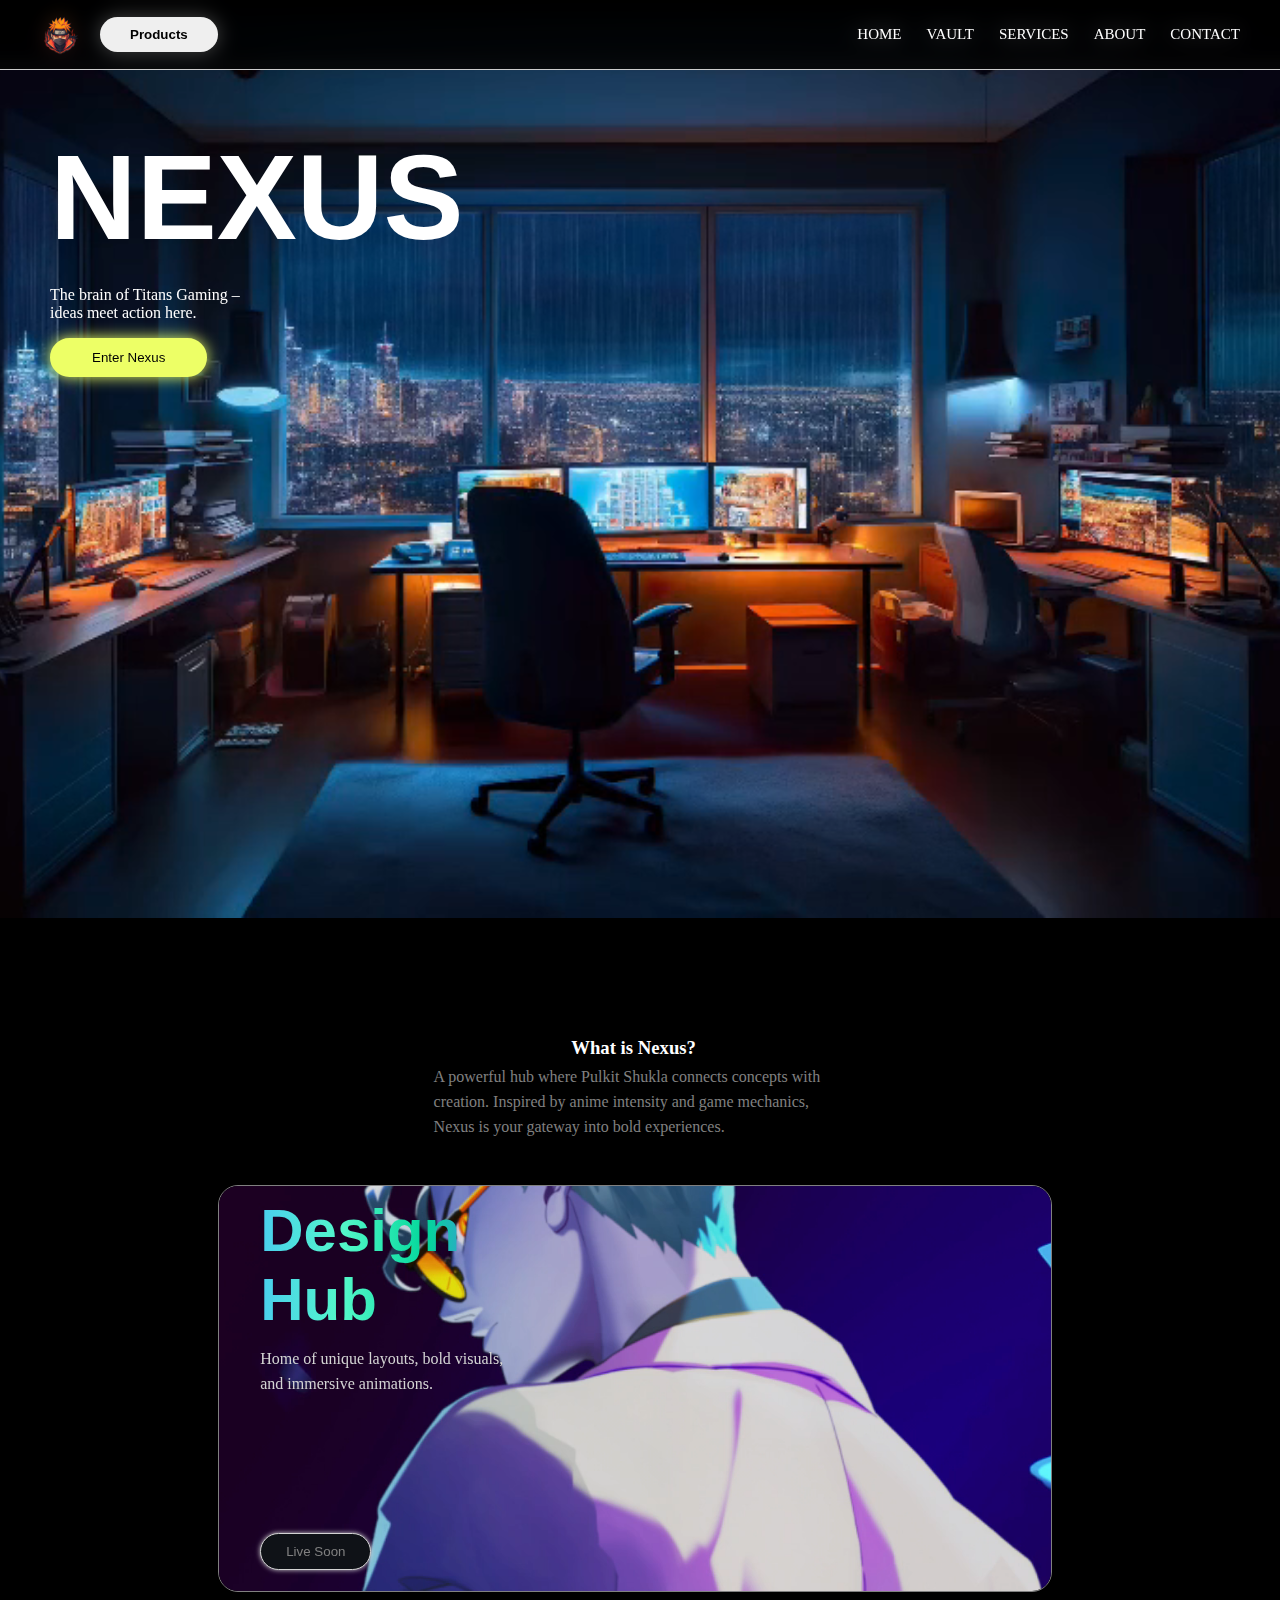
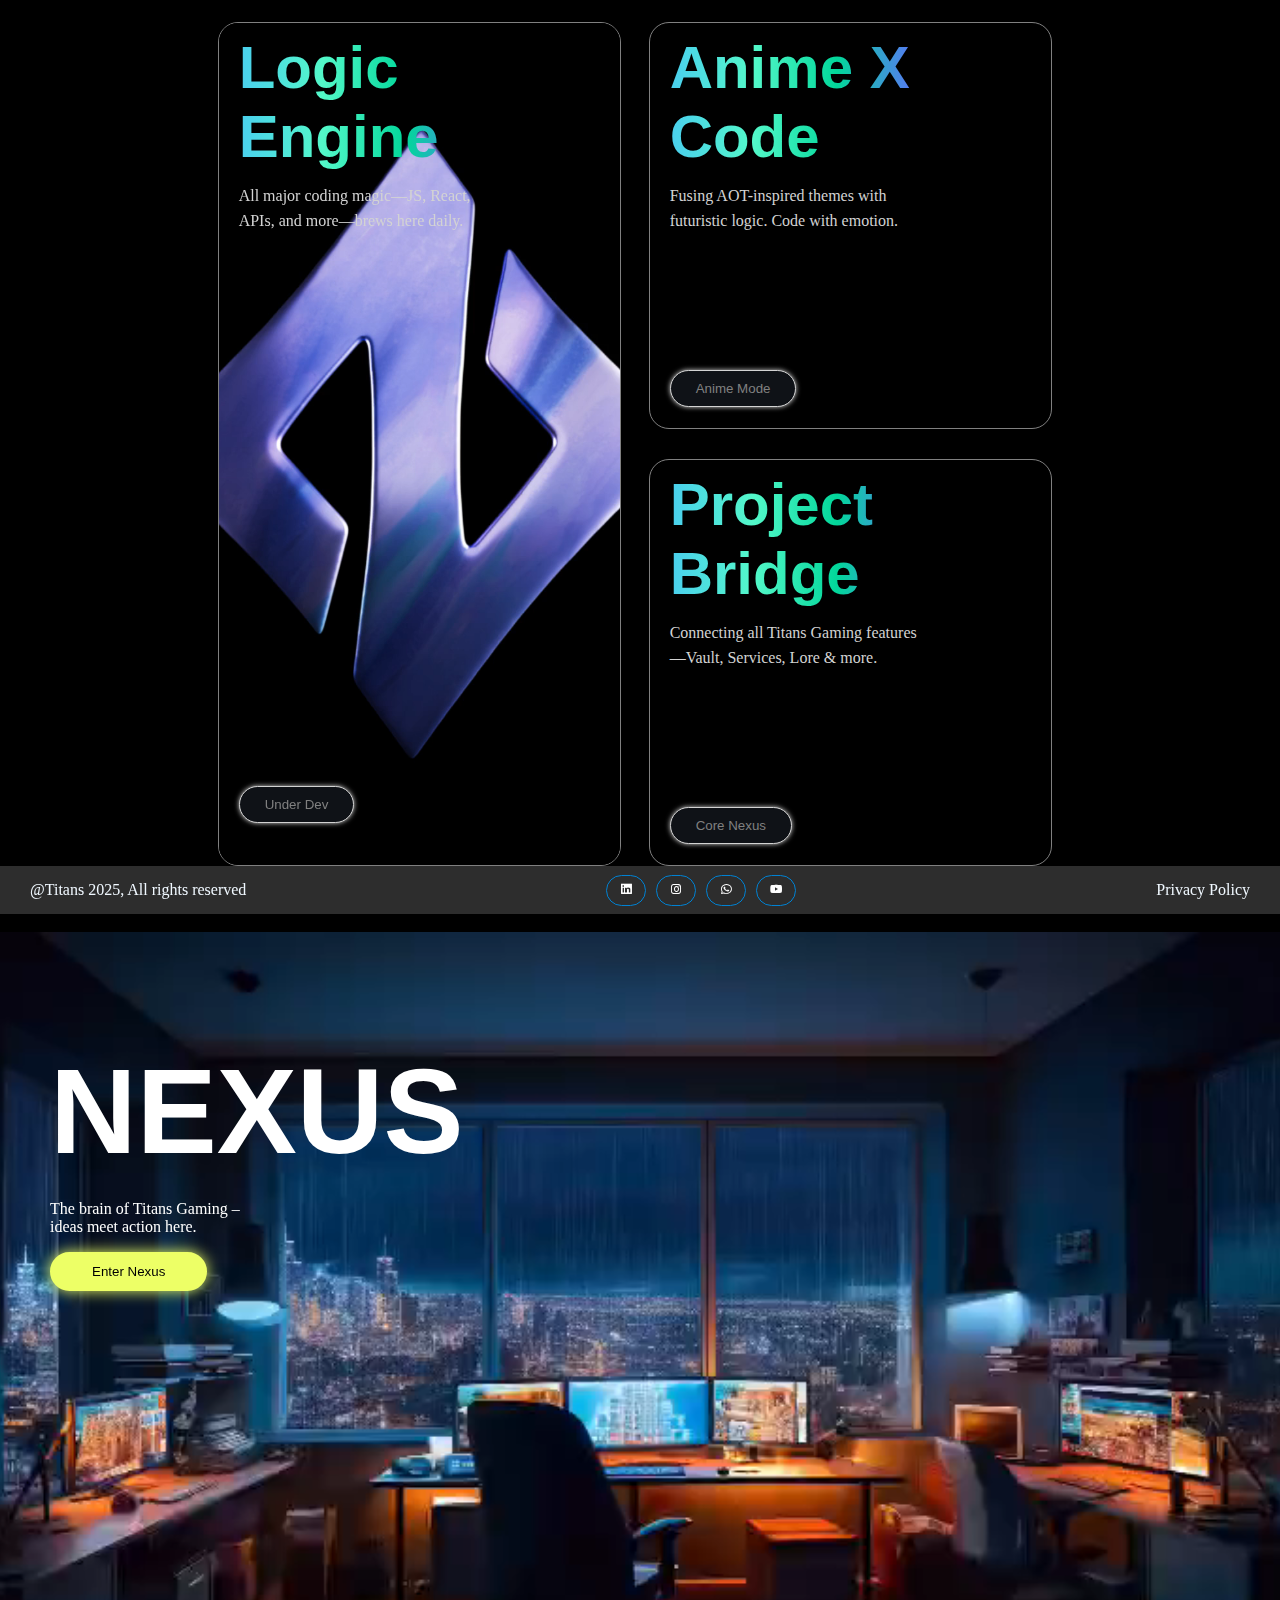
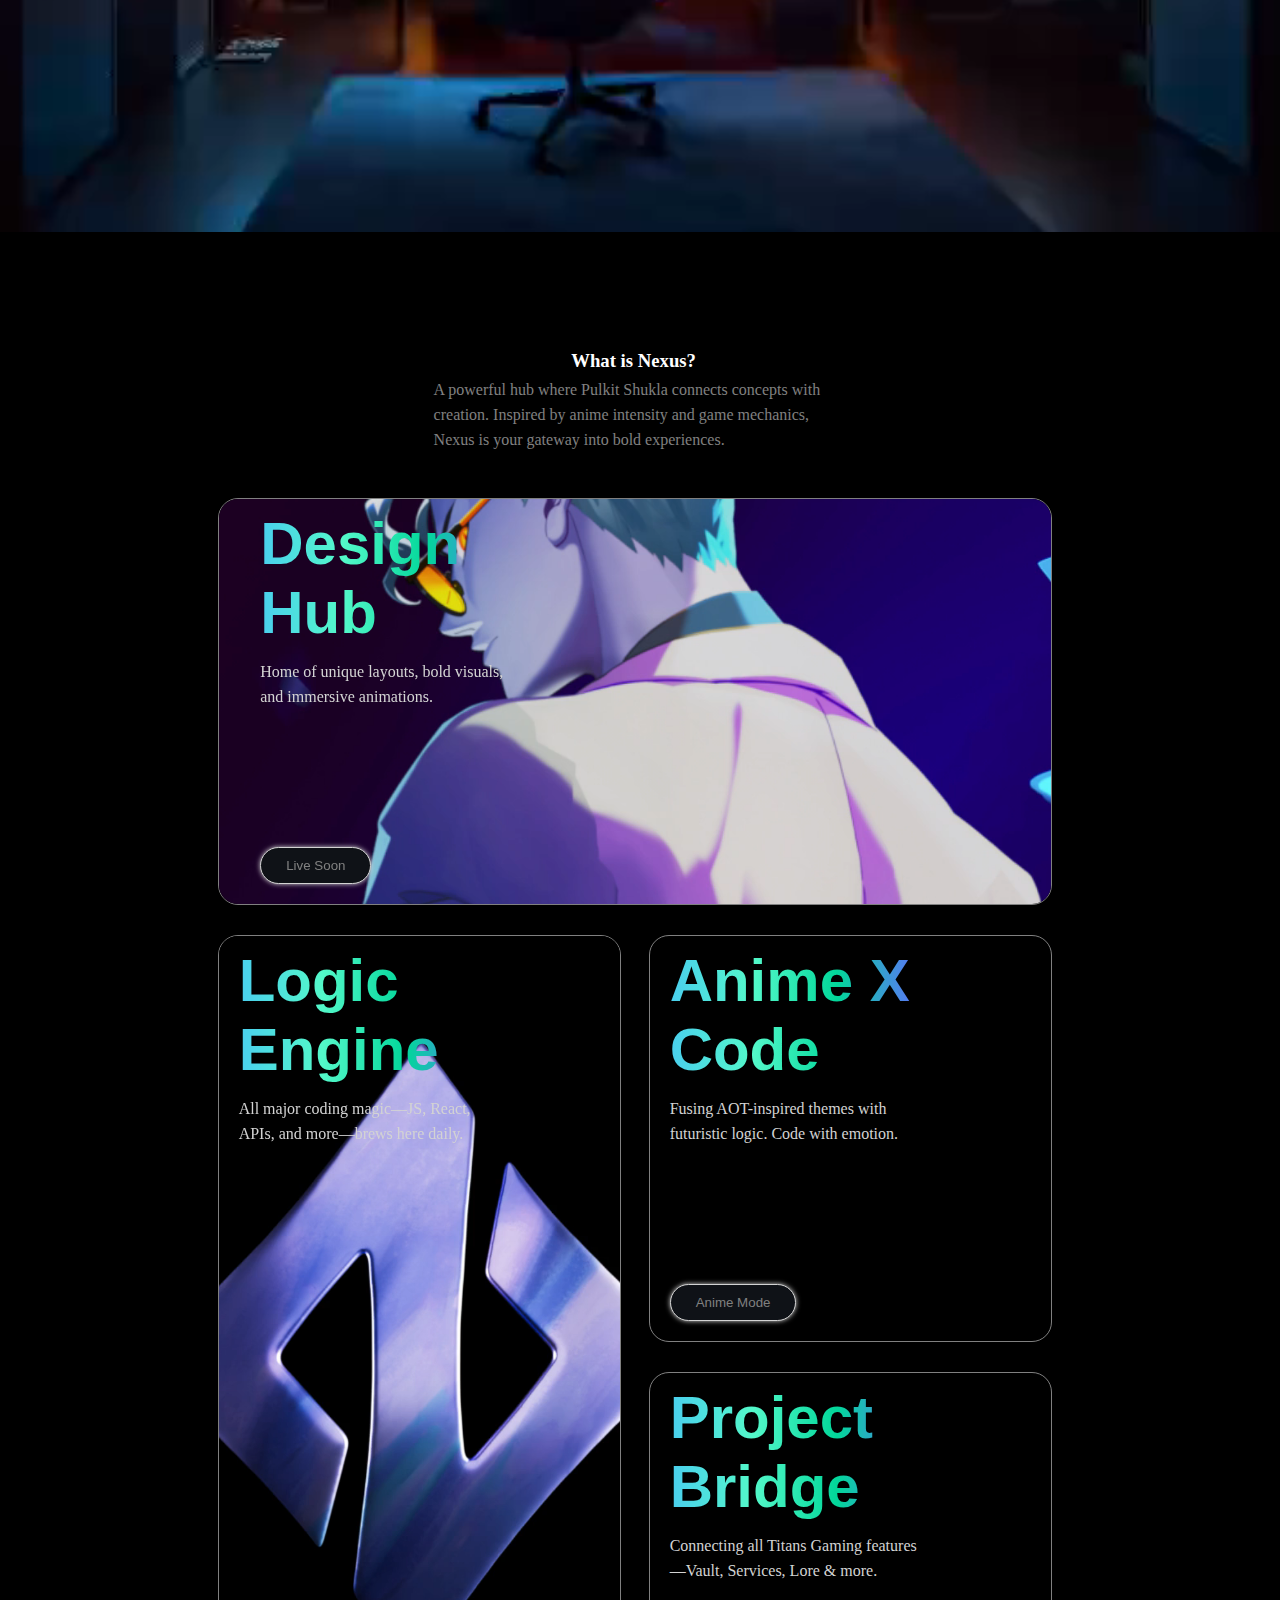
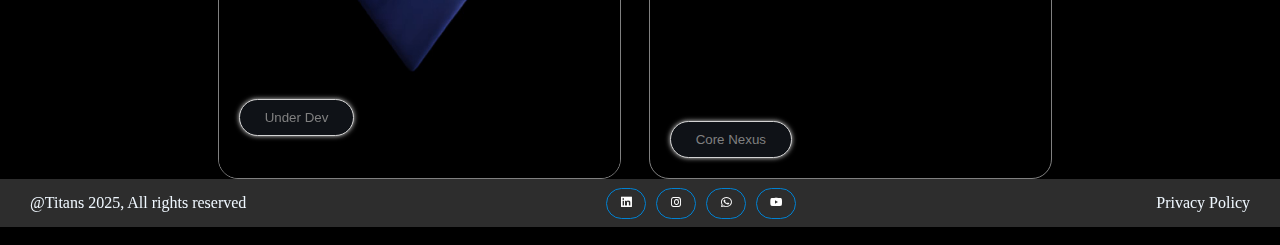
<file: nexus.html>
<<<<<<< HEAD
<!DOCTYPE html>
<html lang="en">
<head>
  <meta charset="UTF-8" />
  <meta name="viewport" content="width=device-width, initial-scale=1.0"/>
  <title>Nexus | Titans Gaming</title>
  <link rel="stylesheet" href="style.css" />
  <link href='https://unpkg.com/boxicons@2.1.4/css/boxicons.min.css' rel='stylesheet'>
</head>
<body>

  <!-- Header -->
  <header>
    <div class="head-left">
      <img src="img/logo.png" alt="logo" />
      <button>Products</button>
    </div>
    <div class="head-right">
      <p><a href="index.html">HOME</a></p>
      <p><a href="vault.html">VAULT</a></p>
      <p><a href="services.html">SERVICES</a></p>
      <p><a href="about.html">ABOUT</a></p>
      <p><a href="#">CONTACT</a></p>
    </div>
  </header>

  <!-- Hero Section -->
  <section class="hero-section autoBlur">
    <div class="hero-vid">
      <video autoplay muted loop class="hero-video">
        <source src="video/1.1111.mp4" type="video/mp4" />
      </video>
      <div class="hero-info">
        <h1>NEXUS</h1>
        <p>The brain of Titans Gaming – ideas meet action here.</p>
        <button>Enter Nexus</button>
      </div>
    </div>
  </section>

  <!-- Nexus Info -->
  <section class="info-section">
    <h3>What is Nexus?</h3>
    <p>A powerful hub where Pulkit Shukla connects concepts with creation. Inspired by anime intensity and game mechanics, Nexus is your gateway into bold experiences.</p>

    <div class="info-cards">

      <div class="card autodisplay">
        <h1>Design Hub</h1>
        <p>Home of unique layouts, bold visuals, and immersive animations.</p>
        <video src="video/feature-2.mp4" autoplay muted loop plays-inline></video>
        <button>Live Soon</button>
      </div>

      <div class="card autodisplay">
        <h1>Logic Engine</h1>
        <p>All major coding magic—JS, React, APIs, and more—brews here daily.</p>
        <video src="video/feature-3.mp4" autoplay muted loop plays-inline></video>
        <button>Under Dev</button>
      </div>

      <div class="card autodisplay">
        <h1>Anime X Code</h1>
        <p>Fusing AOT-inspired themes with futuristic logic. Code with emotion.</p>
        <video src="video/feature-4.mp4" autoplay muted loop plays-inline></video>
        <button>Anime Mode</button>
      </div>

      <div class="card autodisplay">
        <h1>Project Bridge</h1>
        <p>Connecting all Titans Gaming features—Vault, Services, Lore & more.</p>
        <video src="video/feature-1.mp4" autoplay muted loop plays-inline></video>
        <button>Core Nexus</button>
      </div>

    </div>
  </section>

  <!-- Footer -->
  <section class="footer">
    <p>@Titans 2025, All rights reserved</p>
    <ul>
      <li><a href=""><i class='bx bxl-linkedin-square'></i></a></li>
      <li><a href=""><i class='bx bxl-instagram' ></i></a></li>
      <li><a href=""><i class='bx bxl-whatsapp' ></i></a></li>
      <li><a href=""><i class='bx bxl-youtube' ></i></a></li>
    </ul>
    <p>Privacy Policy</p>
  </section>

</body>
</html>
=======
<!DOCTYPE html>
<html lang="en">
<head>
  <meta charset="UTF-8" />
  <meta name="viewport" content="width=device-width, initial-scale=1.0"/>
  <title>Nexus | Titans Gaming</title>
  <link rel="stylesheet" href="style.css" />
  <link href='https://unpkg.com/boxicons@2.1.4/css/boxicons.min.css' rel='stylesheet'>
</head>
<body>

  <!-- Header -->
  <header>
    <div class="head-left">
      <img src="img/logo.png" alt="logo" />
      <button>Products</button>
    </div>
    <div class="head-right">
      <p><a href="index.html">HOME</a></p>
      <p><a href="vault.html">VAULT</a></p>
      <p><a href="services.html">SERVICES</a></p>
      <p><a href="about.html">ABOUT</a></p>
      <p><a href="#">CONTACT</a></p>
    </div>
  </header>

  <!-- Hero Section -->
  <section class="hero-section autoBlur">
    <div class="hero-vid">
      <video autoplay muted loop class="hero-video">
        <source src="video/1.1111.mp4" type="video/mp4" />
      </video>
      <div class="hero-info">
        <h1>NEXUS</h1>
        <p>The brain of Titans Gaming – ideas meet action here.</p>
        <button>Enter Nexus</button>
      </div>
    </div>
  </section>

  <!-- Nexus Info -->
  <section class="info-section">
    <h3>What is Nexus?</h3>
    <p>A powerful hub where Pulkit Shukla connects concepts with creation. Inspired by anime intensity and game mechanics, Nexus is your gateway into bold experiences.</p>

    <div class="info-cards">

      <div class="card autodisplay">
        <h1>Design Hub</h1>
        <p>Home of unique layouts, bold visuals, and immersive animations.</p>
        <video src="video/feature-2.mp4" autoplay muted loop plays-inline></video>
        <button>Live Soon</button>
      </div>

      <div class="card autodisplay">
        <h1>Logic Engine</h1>
        <p>All major coding magic—JS, React, APIs, and more—brews here daily.</p>
        <video src="video/feature-3.mp4" autoplay muted loop plays-inline></video>
        <button>Under Dev</button>
      </div>

      <div class="card autodisplay">
        <h1>Anime X Code</h1>
        <p>Fusing AOT-inspired themes with futuristic logic. Code with emotion.</p>
        <video src="video/feature-4.mp4" autoplay muted loop plays-inline></video>
        <button>Anime Mode</button>
      </div>

      <div class="card autodisplay">
        <h1>Project Bridge</h1>
        <p>Connecting all Titans Gaming features—Vault, Services, Lore & more.</p>
        <video src="video/feature-1.mp4" autoplay muted loop plays-inline></video>
        <button>Core Nexus</button>
      </div>

    </div>
  </section>

  <!-- Footer -->
  <section class="footer">
    <p>@Titans 2025, All rights reserved</p>
    <ul>
      <li><a href=""><i class='bx bxl-linkedin-square'></i></a></li>
      <li><a href=""><i class='bx bxl-instagram' ></i></a></li>
      <li><a href=""><i class='bx bxl-whatsapp' ></i></a></li>
      <li><a href=""><i class='bx bxl-youtube' ></i></a></li>
    </ul>
    <p>Privacy Policy</p>
  </section>

</body>
</html>
>>>>>>> a512190ecc0c043b73af94a16597c3165cfcb043
</file>
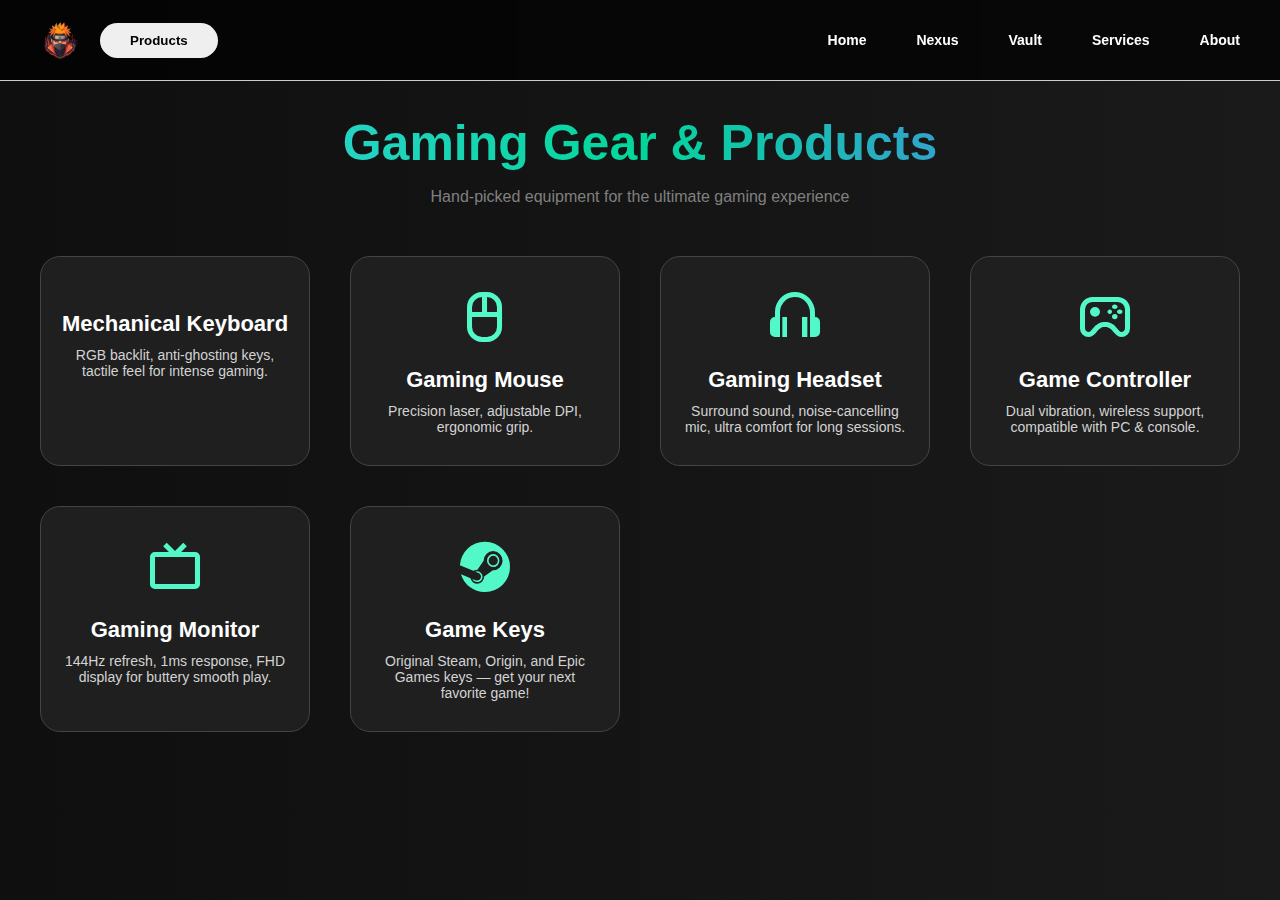
<file: products.html>
<!DOCTYPE html>
<html lang="en">
<head>
  <meta charset="UTF-8" />
  <meta name="viewport" content="width=device-width, initial-scale=1.0"/>
  <title>Products | Titans Gaming</title>
  <link rel="stylesheet" href="style.css" />
  <link href='https://unpkg.com/boxicons@2.1.4/css/boxicons.min.css' rel='stylesheet'>
  <style>
    body {
      background: linear-gradient(to right, #0f0f0f, #1a1a1a);
      color: white;
      font-family: 'Arial', sans-serif;
      margin: 0;
      padding: 0;
    }

    header {
      background-color: rgba(0, 0, 0, 0.7);
      backdrop-filter: blur(10px);
      padding: 20px 40px;
      display: flex;
      justify-content: space-between;
      align-items: center;
    }

    header img {
      width: 40px;
      height: 40px;
    }

    .head-right a {
      color: white;
      text-decoration: none;
      margin-left: 25px;
      font-weight: bold;
      font-size: 14px;
    }

    .products-section {
      padding: 80px 40px;
      text-align: center;
    }

    .products-section h1 {
      font-size: 50px;
      margin-bottom: 10px;
      background: linear-gradient(to right, #4acfee, #02d79a, #6070fd);
      -webkit-background-clip: text;
      -webkit-text-fill-color: transparent;
    }

    .products-section p {
      color: gray;
      font-size: 16px;
      margin-bottom: 50px;
    }

    .product-grid {
      display: grid;
      grid-template-columns: repeat(auto-fit, minmax(240px, 1fr));
      gap: 40px;
      justify-items: center;
    }

    .product-card {
      background-color: #1f1f1f;
      border: 1px solid #444;
      border-radius: 20px;
      padding: 30px 20px;
      max-width: 280px;
      transition: transform 0.4s ease, box-shadow 0.4s ease;
    }

    .product-card:hover {
      transform: scale(1.05);
      box-shadow: 0 0 15px #02d79a;
    }

    .product-icon {
      font-size: 60px;
      color: #53f8c9;
      margin-bottom: 20px;
    }

    .product-title {
      font-size: 22px;
      margin-bottom: 10px;
      font-weight: bold;
    }

    .product-desc {
      font-size: 14px;
      color: lightgray;
    }
  </style>
</head>
<body>

  <header>
    <div class="head-left">
      <img src="img/logo.png" alt="logo" />
      <button>Products</button>
    </div>
    <div class="head-right">
      <a href="index.html">Home</a>
      <a href="nexus.html">Nexus</a>
      <a href="vault.html">Vault</a>
      <a href="services.html">Services</a>
      <a href="about.html">About</a>
    </div>
  </header>

  <section class="products-section">
    <h1>Gaming Gear & Products</h1>
    <p>Hand-picked equipment for the ultimate gaming experience</p>

    <div class="product-grid">
      <div class="product-card">
        <i class='bx bx-keyboard product-icon'></i>
        <div class="product-title">Mechanical Keyboard</div>
        <div class="product-desc">RGB backlit, anti-ghosting keys, tactile feel for intense gaming.</div>
      </div>

      <div class="product-card">
        <i class='bx bx-mouse-alt product-icon'></i>
        <div class="product-title">Gaming Mouse</div>
        <div class="product-desc">Precision laser, adjustable DPI, ergonomic grip.</div>
      </div>

      <div class="product-card">
        <i class='bx bx-headphone product-icon'></i>
        <div class="product-title">Gaming Headset</div>
        <div class="product-desc">Surround sound, noise-cancelling mic, ultra comfort for long sessions.</div>
      </div>

      <div class="product-card">
        <i class='bx bx-joystick product-icon'></i>
        <div class="product-title">Game Controller</div>
        <div class="product-desc">Dual vibration, wireless support, compatible with PC & console.</div>
      </div>

      <div class="product-card">
        <i class='bx bx-tv product-icon'></i>
        <div class="product-title">Gaming Monitor</div>
        <div class="product-desc">144Hz refresh, 1ms response, FHD display for buttery smooth play.</div>
      </div>

      <div class="product-card">
        <i class='bx bxl-steam product-icon'></i>
        <div class="product-title">Game Keys</div>
        <div class="product-desc">Original Steam, Origin, and Epic Games keys — get your next favorite game!</div>
      </div>
    </div>
  </section>

</body>
</html>
</file>
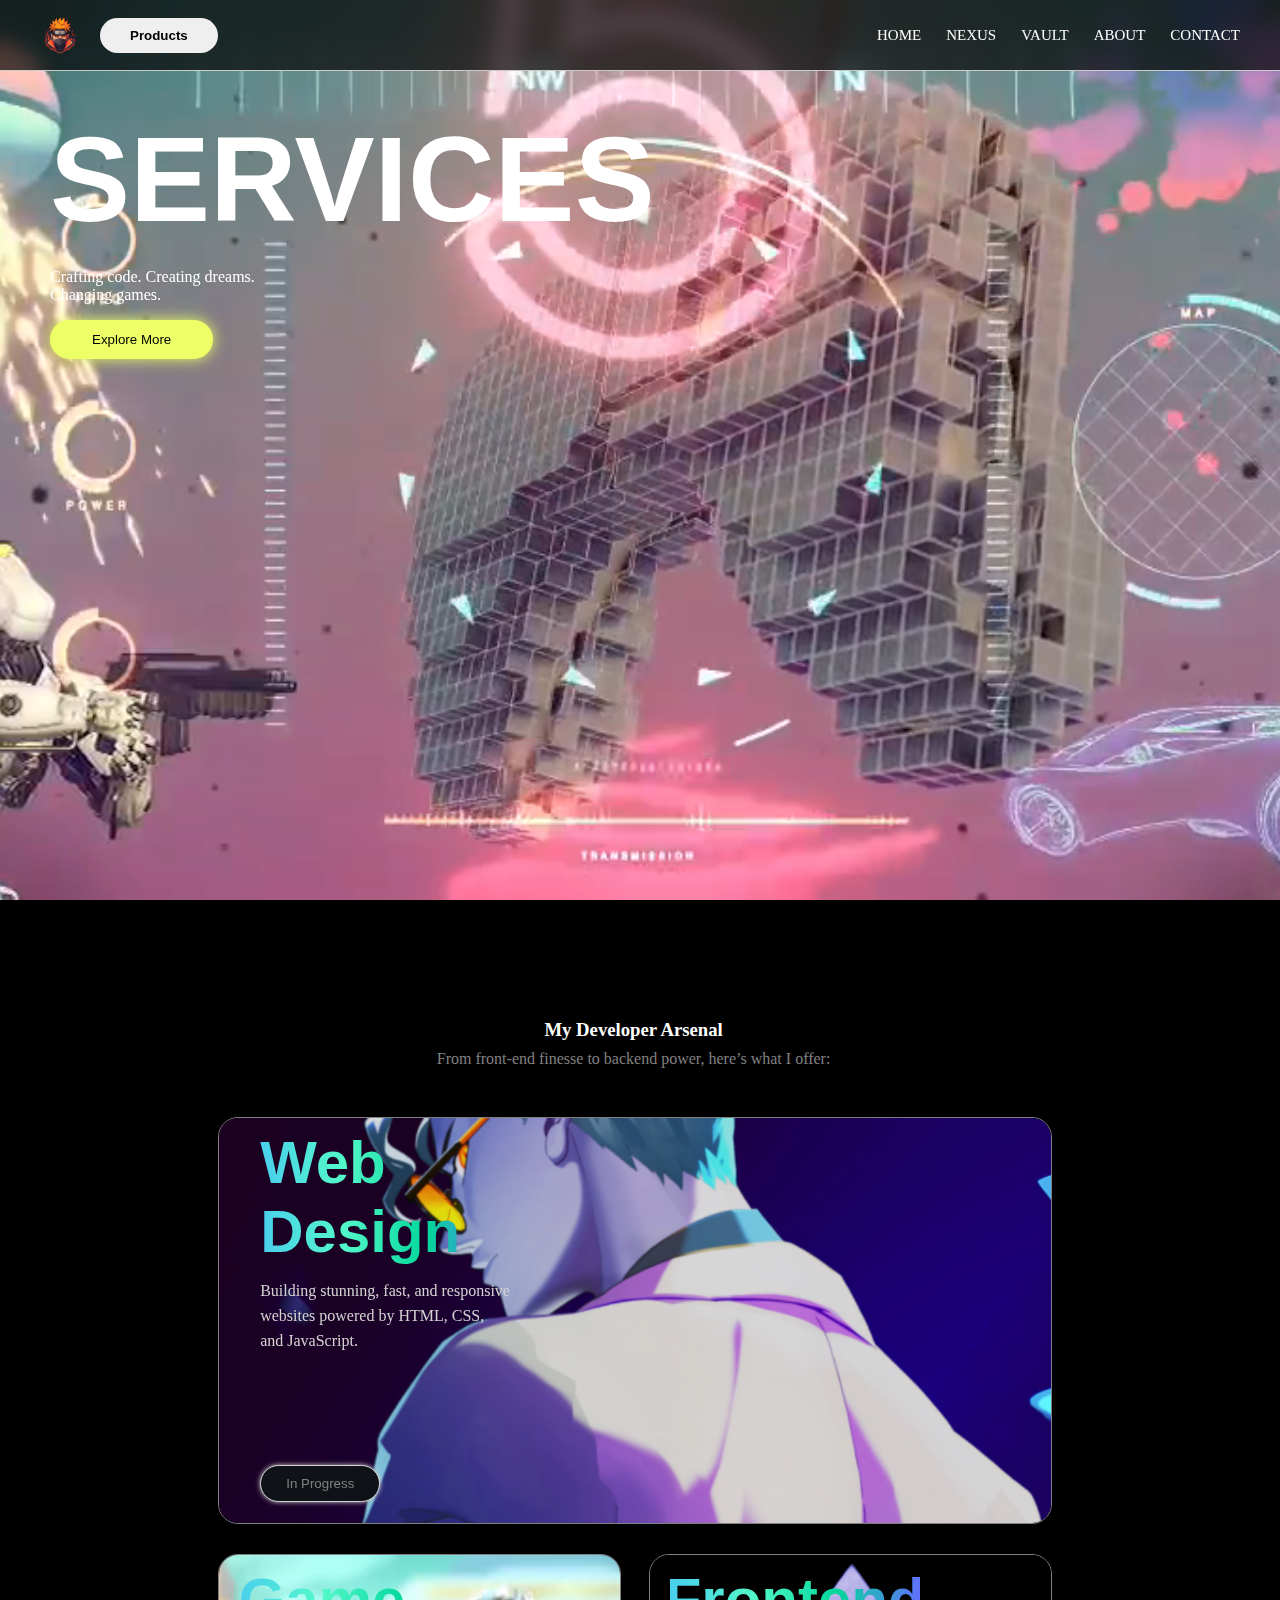
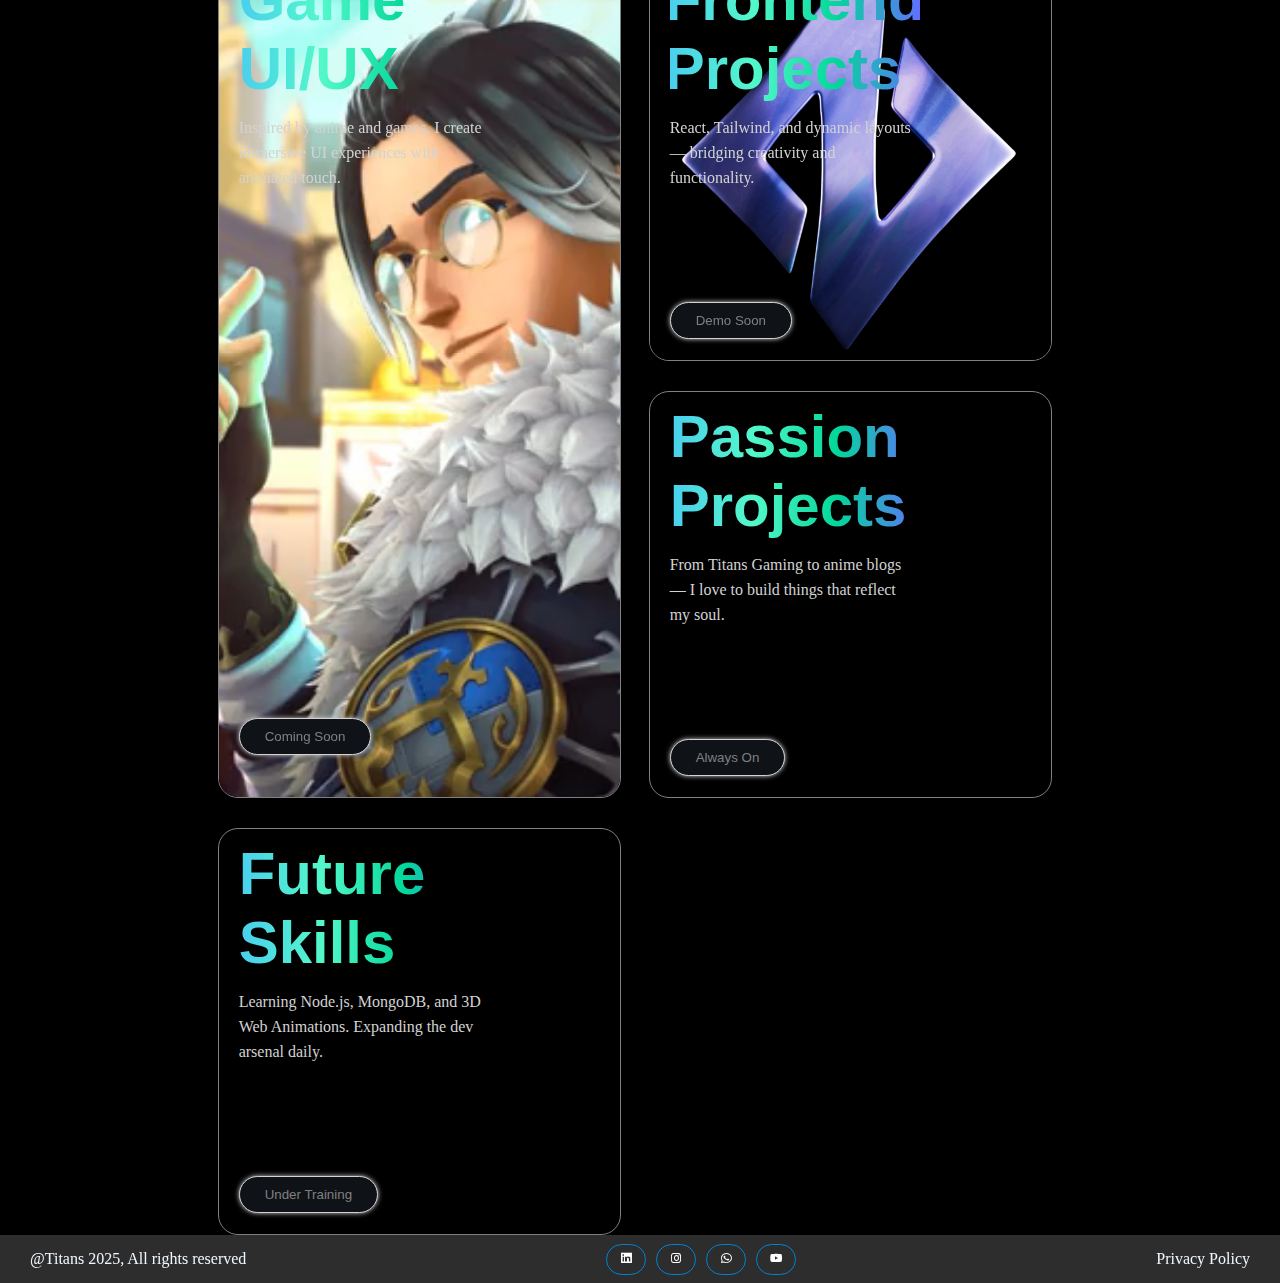
<file: services.html>
<!DOCTYPE html>
<html lang="en">
<head>
  <meta charset="UTF-8" />
  <meta name="viewport" content="width=device-width, initial-scale=1.0"/>
  <title>Services | Titans Gaming</title>
  <link rel="stylesheet" href="style.css" />
  <link href='https://unpkg.com/boxicons@2.1.4/css/boxicons.min.css' rel='stylesheet'>
</head>
<body>

  <header>
    <div class="head-left">
      <img src="img/logo.png" alt="logo" />
      <button>Products</button>
    </div>
    <div class="head-right">
      <p><a href="index.html">HOME</a></p>
      <p><a href="nexus.html">NEXUS</a></p>
      <p><a href="vault.html">VAULT</a></p>
      <p><a href="about.html">ABOUT</a></p>
      <p><a href="#">CONTACT</a></p>
    </div>
  </header>

  <!-- Hero -->
  <section class="hero-section autoBlur">
    <div class="hero-vid">
      <video autoplay muted loop class="hero-video">
        <source src="video/1022.mp4" type="video/mp4" />
      </video>
      <div class="hero-info">
        <h1>SERVICES</h1>
        <p>Crafting code. Creating dreams. Changing games.</p>
        <button>Explore More</button>
      </div>
    </div>
  </section>

  <!-- Services Cards -->
  <section class="info-section">
    <h3>My Developer Arsenal</h3>
    <p>From front-end finesse to backend power, here’s what I offer:</p>

    <div class="info-cards">
      <div class="card autodisplay">
        <h1>Web Design</h1>
        <p>Building stunning, fast, and responsive websites powered by HTML, CSS, and JavaScript.</p>
        <video src="video/feature-2.mp4" autoplay muted loop plays-inline></video>
        <button>In Progress</button>
      </div>

      <div class="card autodisplay">
        <h1>Game UI/UX</h1>
        <p>Inspired by anime and games, I create immersive UI experiences with animated touch.</p>
        <video src="video/feature-5.mp4" autoplay muted loop plays-inline></video>
        <button>Coming Soon</button>
      </div>

      <div class="card autodisplay">
        <h1>Frontend Projects</h1>
        <p>React, Tailwind, and dynamic layouts — bridging creativity and functionality.</p>
        <video src="video/feature-3.mp4" autoplay muted loop plays-inline></video>
        <button>Demo Soon</button>
      </div>

      <div class="card autodisplay">
        <h1>Passion Projects</h1>
        <p>From Titans Gaming to anime blogs — I love to build things that reflect my soul.</p>
        <video src="video/feature-4.mp4" autoplay muted loop plays-inline></video>
        <button>Always On</button>
      </div>

      <div class="card autodisplay">
        <h1>Future Skills</h1>
        <p>Learning Node.js, MongoDB, and 3D Web Animations. Expanding the dev arsenal daily.</p>
        <video src="video/feature-1.mp4" autoplay muted loop plays-inline></video>
        <button>Under Training</button>
      </div>
    </div>
  </section>

  <!-- Footer -->
  <section class="footer">
    <p>@Titans 2025, All rights reserved</p>
    <ul>
      <li><a href=""><i class='bx bxl-linkedin-square'></i></a></li>
      <li><a href=""><i class='bx bxl-instagram' ></i></a></li>
      <li><a href=""><i class='bx bxl-whatsapp' ></i></a></li>
      <li><a href=""><i class='bx bxl-youtube' ></i></a></li>
    </ul>
    <p>Privacy Policy</p>
  </section>

</body>
</html>
</file>
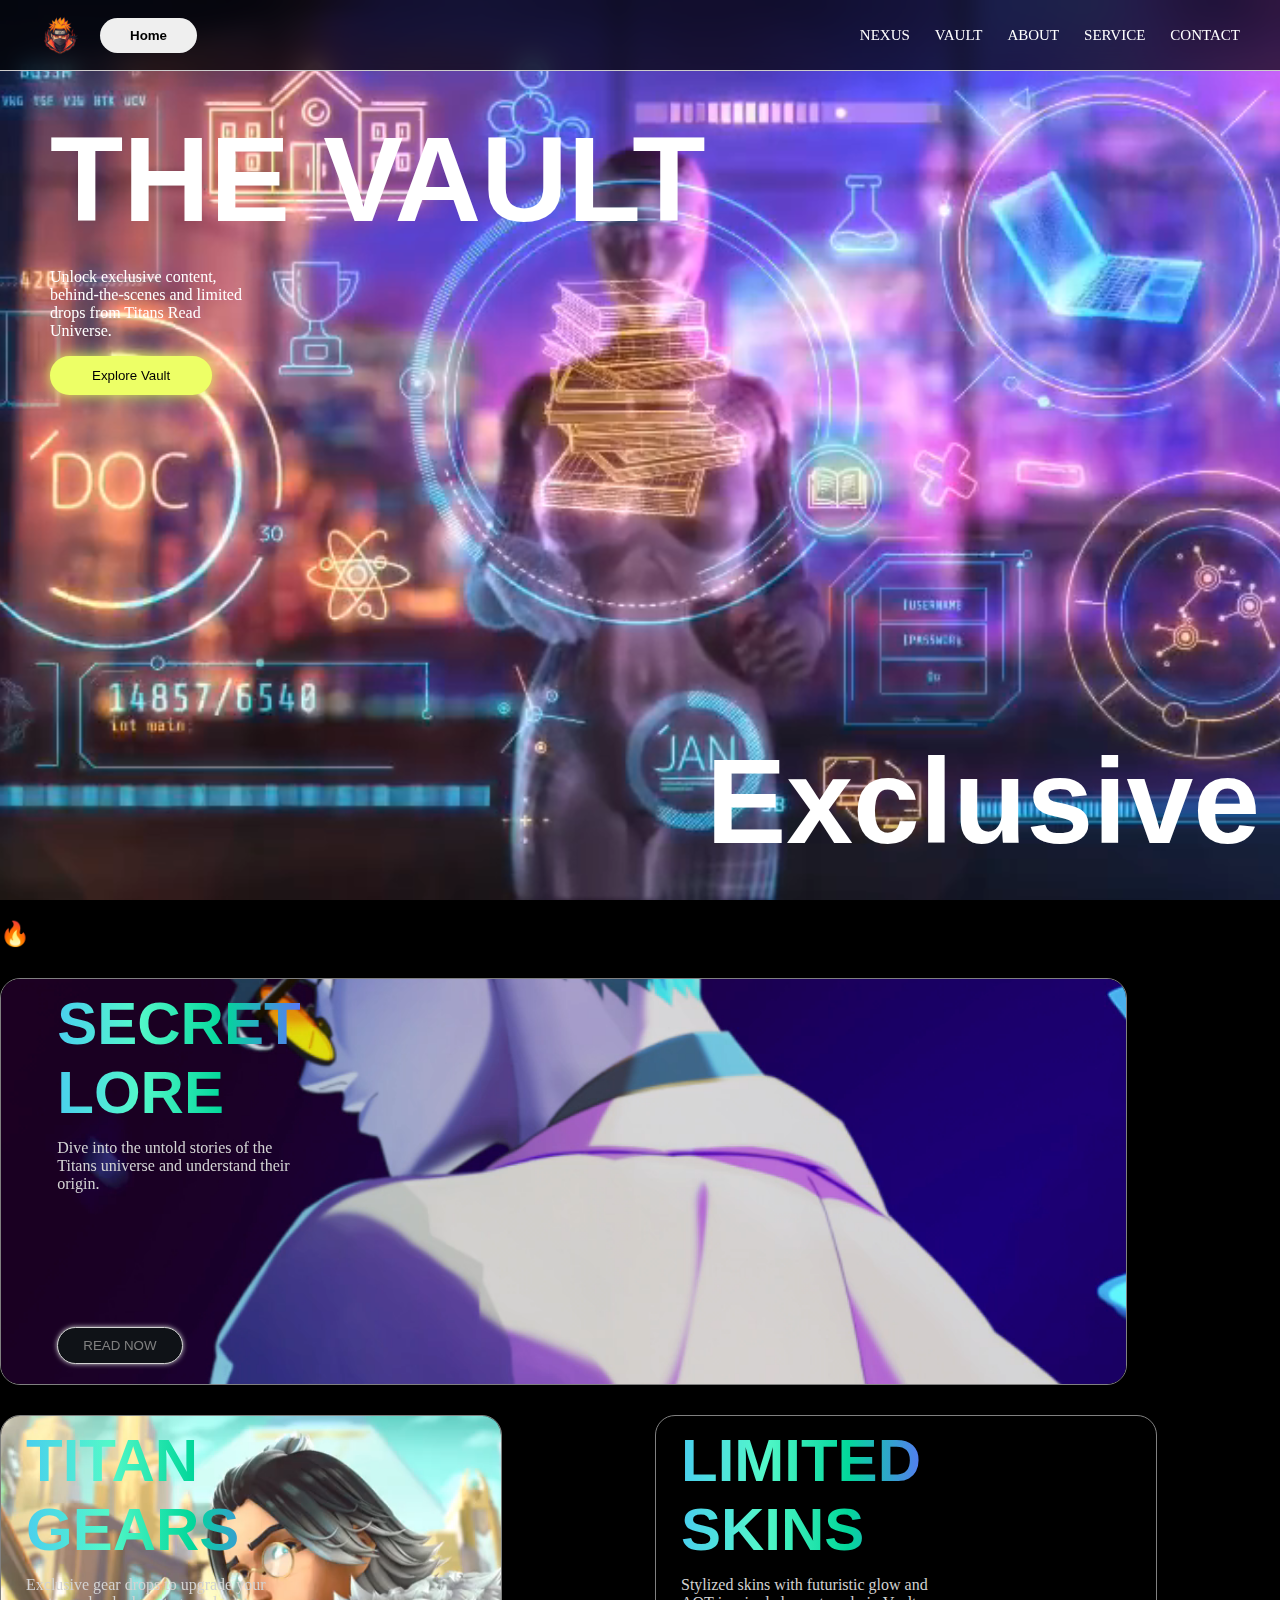
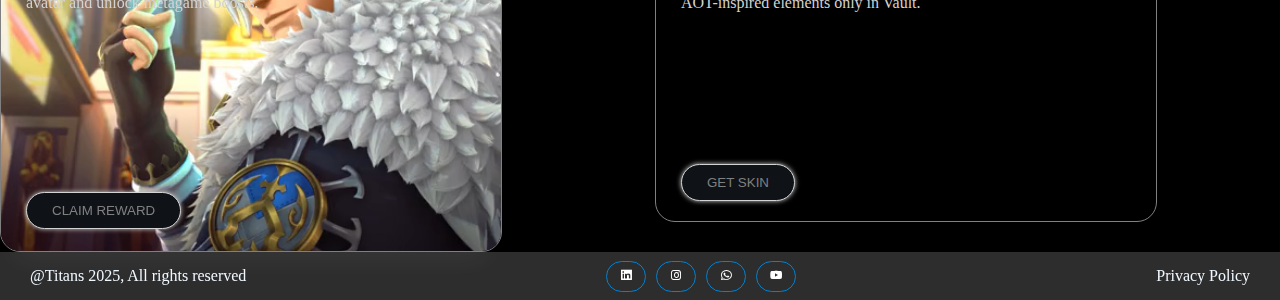
<file: vault.html>
<!DOCTYPE html>
<html lang="en">

<head>
    <meta charset="UTF-8">
    <meta name="viewport" content="width=device-width, initial-scale=1.0">
    <title>Titans Vault</title>
    <link rel="stylesheet" href="style.css">
    <link href='https://unpkg.com/boxicons@2.1.4/css/boxicons.min.css' rel='stylesheet'>
</head>

<body>
    <div class="container">
        <header>
            <div class="head-left">
                <img src="img/logo.png" alt="logo">
                <button onclick="location.href='index.html'">Home</button>
            </div>
            <div class="head-right">
                <p><a href="nexus.html">NEXUS</a></p>
                <p><a href="vault.html">VAULT</a></p>
                <p><a href="about.html">ABOUT</a></p>
                <p><a href="services.html">SERVICE</a></p>
                <p><a href="index.html#contact-section">CONTACT</a></p>
            </div>
        </header>
    </div>

    <section class="hero-section autoBlur">
        <div class="hero-vid">
            <video loop autoplay muted class="hero-video">
                <source src="video/2555.mp4" type="video/mp4">
            </video>
            <div class="hero-info">
                <h1>THE VAULT</h1>
                <p>Unlock exclusive content, behind-the-scenes and limited drops from Titans Read Universe.</p>
                <button>Explore Vault</button>
            </div>
            <h1 class="gaming-text">Exclusive</h1>
        </div>
    </section>

    <section class="vault-content">
        <h2 class="autoBlur">🔥 Hidden Treasures Await</h2>
        <div class="info-cards">
            <div class="card autodisplay">
                <h1>SECRET LORE</h1>
                <p>Dive into the untold stories of the Titans universe and understand their origin.</p>
                <video src="video/feature-2.mp4" autoplay muted loop playsinline></video>
                <button>READ NOW</button>
            </div>

            <div class="card autodisplay">
                <h1>TITAN GEARS</h1>
                <p>Exclusive gear drops to upgrade your avatar and unlock metagame boosts.</p>
                <video src="video/feature-5.mp4" autoplay muted loop playsinline></video>
                <button>CLAIM REWARD</button>
            </div>

            <div class="card autodisplay">
                <h1>LIMITED SKINS</h1>
                <p>Stylized skins with futuristic glow and AOT-inspired elements only in Vault.</p>
                <video src="video/feature-1.mp4" autoplay muted loop playsinline></video>
                <button>GET SKIN</button>
            </div>
        </div>
    </section>

    <section class="footer">
        <p>@Titans 2025, All rights reserved</p>
        <ul>
            <li><a href=""><i class='bx bxl-linkedin-square'></i></a></li>
            <li><a href=""><i class='bx bxl-instagram'></i></a></li>
            <li><a href=""><i class='bx bxl-whatsapp'></i></a></li>
            <li><a href=""><i class='bx bxl-youtube'></i></a></li>
        </ul>
        <p>Privacy Policy</p>
    </section>
</body>

</html>
</file>
<file: style.css>
body{
    margin: 0;
    padding: 0;
    background-color: #000000;
    scroll-behavior: smooth;
}

.container{
    font-size: Arial,Helvetica, sans-serif;
    color: white;
    display: flex;
    flex-direction: column;
    align-items: center;
    position: relative;

}

header{
    position: absolute;
    top: 0;
    right: 0;
    left: 0;
    display: flex;
    align-items: center;
    justify-content: space-between;
    padding: 10px 40px;
    z-index: 999;
    background-color: #4b4b4b5b;
    backdrop-filter: blur(10px);
      transition: top 0.5s ease-in-out, opacity 0.5s ease-in-out;

}
/* Header visibility animation for scroll show/hide */
header {
  transition: opacity 0.5s ease, visibility 0.5s ease;
}
header {
  background-color: rgba(0, 0, 0, 0.7);
  border-bottom: 1px solid #ccc;
}
.head-left{
    display: flex;
    align-items: center;
}
.head-left img{
    width: 40px;
    height: 40px;
    margin-right: 20px;
}
.head-left button{
    border: none;
    padding: 10px 30px;
    border-radius: 20px;
    font-weight: 700;
    cursor: pointer;
    transition: 0.7s;
}
.head-left button:hover{
    opacity: 0.7;
}
.head-right{
    display: flex;
}
.head-right a{
    text-decoration: none;
    padding-left: 25px;
    color: white;
    font-size: 15px;
}
.hero-section{
    position: relative;
    width: 100%;
    height: 100vh;
    overflow: hidden;

}

.hero-vid{
    width: 100%;
    height: 100%;
    position: relative;
}

.hero-video{
    width: 100%;
    height:100% ;
    object-fit: cover;
}
.hero-info{
    z-index: 1;
    position: absolute;
    top: 80px;
    left: 50px;
}

.hero-info h1{
    font-size: 120px;
    font-family: Impact, Haettenschweiler, 'Arial Narrow Bold', sans-serif;
    font-weight: 900;
    font-style: normal;
    margin-top: 30px;
    margin-bottom: 20px;
    color: white;

}

.hero-info p{
    color: white;
    max-width: 210px;
}

.hero-info button{
    background-color: #edff66;
    border: 2px solid #edff66;
    padding: 10px 40px;
    border-radius: 20px;
    cursor: pointer;
    color: black;
    box-shadow: 0 0 15px #edff66;
    transition: 0.5s;
}

.hero-info button:hover{
    background-color: transparent;
    color: white;
    box-shadow: 0 0 15px #edff66;
}
.gaming-text{
    font-size: 120px;
    font-family: Impact, Haettenschweiler, 'Arial Narrow Bold', sans-serif;
    margin: 0;
    position:absolute ;
    right: 20px;
    bottom: 30px;
    color: white;
}
.next-btn{
    width: 200px;
    height: 200px;
    background-color: #edff66;
    position: absolute;
    bottom: 45%;
    left: 45%;
    border-radius: 50%;
    display: flex;
    align-items: center;
    justify-content: center;
    color: black;
    font-size: 30px;
    font-weight: bold;
    cursor: pointer;
    z-index: 100;
    opacity: 0;
    transition: 0.8s;

}
.next-btn:hover{
    width: 200px;
    height: 200px;
    opacity: 1;
    box-shadow: 0 0 15px white;
}

.video-selector {
  position: absolute;
  bottom: 20px;
  left: 50%;
  transform: translateX(-50%);
  display: flex;
  gap: 12px;
}

.circle {
  width: 20px;
  height: 20px;
  border-radius: 50%;
  background-color: rgba(255, 255, 255, 0.5);
  cursor: pointer;
  border: 2px solid white;
  transition: background-color 0.3s;
}

.circle:hover,
.circle.active {
  background-color: white;
}
.video-arrows {
  position: absolute;
  top: 50%;
  left: 0;
  right: 0;
  display: flex;
  justify-content: space-between;
  padding: 0 30px;
  transform: translateY(-50%);
  pointer-events: none; /* allow video click-through */
}

.arrow {
  font-size: 32px;
  color: white;
  background: rgba(0, 0, 0, 0.4);
  padding: 10px;
  border-radius: 50%;
  cursor: pointer;
  pointer-events: auto;
  transition: background 0.3s;
}

.arrow:hover {
  background: rgba(255, 255, 255, 0.6);
  color: black;
}


.about-section{
    width: 100%;
    height: 100%;
    margin-top: 200px ;
    display: flex;
    flex-direction: column;
    align-items: center;
    color: white;
}

.image-box{
    width: 360px;
    height: 510px;
    overflow: hidden;
    display: flex;
    align-items: center;
    justify-content: center;
    border-radius: 50px;
}
.image-box img{
    width: 100%;
    height: 100%;
    object-fit: cover;
}
.about-section p{
    font-size: 12px;
}

.about-section h1{
    font-family: Impact, Haettenschweiler, 'Arial Narrow Bold', sans-serif;
    font-weight: 900;
    font-size: 100px;
    max-width: 1150px;
    text-align: center;
    margin: 25px 0;
    text-transform: uppercase;
    background: linear-gradient(to right , #4acfee,#53f8c9,#02d79a,#6070fd,#2a46ff,#0099ff,#4acfee);
    background-size: 200%;
    background-clip: text;
    --webkit-background-clip:text;
    -webkit-text-fill-color: transparent;
    animation: animate-gradient 3.0s linear infinite;
}

@keyframes animate-gradient { 
    to{
        background-position: 200%;
    }
    
}
.about-section h4{
    margin-top: 50px;
    margin-bottom: 0;

}
.about-section h5{
    margin-top: 5px;
    color: gray;
    max-width: 425px;
    text-align: center;
    line-height: 25px;

}

.about-section p{
    font-size: 25PX;
    line-height: 25PX;
    color: gray;
    border: 2PX solid gray;
    padding: 10px 20px;
    margin: 5px 5px;
    border-radius: 25px;
}
.about-section p:hover{
    cursor: pointer;
    background-color: gray;
    color: white;
}
.info-section{
    display: flex;
    flex-direction: column;
    position: relative;
    /* width:80% ; */
    left: 17%;
    margin-top: 100px;
    max-width: 65%;
    

}
.info-section h3{
    margin-bottom: 0;
}
.info-section p{
    margin-top: 5px;
    color: gray;
    max-width: 400px;
    line-height: 25px;
    display: flex;
 
    align-self: center;

}
.info-cards {
    display: grid;
    grid-template-columns: repeat(2, 1fr); /* two equal-width columns */
    column-gap: 30px;
    row-gap: 30px;
  
    width: 100%;
    margin-top: 30px;
}

@media (max-width: 768px) {
  .info-cards {
    grid-template-columns: 1fr;
  }

}

.card {
    position: relative;
    width: 100%;
    max-width: 500px;
   height: 45vh;

transition: transform 0.3s ease-in-out, box-shadow 0.3s ease-in-out;
    overflow: hidden;
    border: 1px solid gray;
    border-radius: 20px;
}

.card h1{
    color: white;
    display: flex;
    align-items: center;
    justify-content: center;
    position: absolute;
    margin:0 ;
    top: 10px;
    left: 5%;
    font-family: Impact, Haettenschweiler, 'Arial Narrow Bold', sans-serif;
    font-size: 60px;
    z-index: 1;
    
      background: linear-gradient(to right , #4acfee,#53f8c9,#02d79a,#6070fd,#2a46ff,#0099ff,#4acfee);
    background-size: 200%;
    background-clip: text;
    --webkit-background-clip:text;
    -webkit-text-fill-color: transparent;
    animation: animate-gradient 3.0s linear infinite;

    max-width: 250px;
}
.card p{
    margin-top: 80px;
    position: absolute;
    top: 80px;
    left: 5%;
    top: 80px;
    z-index: 1;
    max-width: 250px;
    color: lightgray;
}
.info-section h3{
    color: white;
    display: flex;
    justify-content: center;
}

.card video{
    width: 100%;
    height: 100%;
    object-fit: cover;
}

.card button{
    position: absolute;
    bottom: 5%;
    left: 5%;
    padding: 10px 25px;
    border: 1px solid lightgray;
    background-color:#0f1217 ;
    color: gray;
    border-radius: 20px;
    box-shadow: 0 0 5px lightgray;
    cursor: pointer;
    transition: 0.5s;
}
.card button:hover{
    box-shadow:  0 0 15px lightgray;
    opacity: 0.7;
}
.card:hover{
    box-shadow:0 0  15px lightgray ;
    cursor: pointer;
    transform: scale(1.1);
}

@media screen and (min-width: 1025px) {
  .card:nth-child(1){
      grid-column: span 2;
      max-width: 125vh;
  }

  .card:nth-child(2){
      grid-row: span 2;
      height: auto;
  }
}


.contact-section{
    position: relative;
    width: 100%;
    margin-top: 100px;
    margin-bottom: 100px;
    display: flex;
    flex-direction: column;
    align-items: center;
    /* justify-content: space-between; */
    height: 100%;

}
.contact-section p{
    margin-top: 100px;
    color: aliceblue;
    font-size: 30px;
    letter-spacing: 0.3rem;
    max-width: 550px;
    text-align: center;
   
}
.contact-section h1{
  
    font-size: 60px;
    max-width: 550px;
    text-align: center;
     background: linear-gradient(to right , #4acfee,#53f8c9,#02d79a,#6070fd,#2a46ff,#0099ff,#4acfee);
    background-size: 200%;
    background-clip: text;
    --webkit-background-clip:text;
    -webkit-text-fill-color: transparent;
    animation: animate-gradient 3.0s linear infinite;
  
}
.contact-section .img1{
    position: absolute;
    top: 10%;
    right: 20px;
    height: 400px;
    clip-path: polygon(25% 0%, 100% 0%, 75% 100%, 0% 100%);
}
.contact-section .img2{
    position: absolute;
    left: 5%;
    top: 50px;
    height: 200px;
    clip-path: polygon(50% 0%, 90% 20%, 100% 60%, 93% 93%, 3% 93%, 0% 60%, 6% 25%);
}

.contact-section .img3{
    position: absolute;
    left: 5%;
    bottom: 10%;
    height: 250px;
    width: 250px;
    clip-path: polygon(50% 0%, 83% 12%, 100% 43%, 94% 78%, 68% 100%, 32% 100%, 6% 78%, 0% 43%, 17% 12%);
}
.contact-section button{
    
    padding: 10px 25px;
    border: 1px solid lightgray;
    background-color:#0f1217 ;
    color: gray;
    border-radius: 20px;
    box-shadow: 0 0 5px lightgray;
    cursor: pointer;
    transition: transform 0.3s ease-in-out, box-shadow 0.3s ease-in-out;
}
.contact-section button:hover{
    background-color: gray;
    color: whitesmoke;
    cursor: pointer;
    transform: scale(1.2);
    opacity: 0.7;
}

@media screen and (max-width:650px){
    .contact-section {
    margin-top: 50px;
    margin-bottom: 50px;
    padding: 0 20px;
    gap: 20px;
    text-align: center;
}

.contact-section h1 {
    font-size: 32px;
    max-width: 90%;
}

.contact-section p {
    font-size: 18px;
    max-width: 90%;
    line-height: 1.5;
    margin-top: 30px;
}

.contact-section button {
    font-size: 14px;
    padding: 8px 16px;
}

/* Optional - Hide decorative images for mobile */
.contact-section .img1,
.contact-section .img2,
.contact-section .img3 {
    display: none;
}

}
@media screen and (min-width: 651px) and (max-width: 1024px) {
  .contact-section {
    margin-top: 80px;
    margin-bottom: 80px;
    padding: 0 40px;
    text-align: center;
  }

  .contact-section h1 {
    font-size: 48px;
    max-width: 90%;
    margin: 0 auto;
    line-height: 1.3;
  }

  .contact-section p {
    font-size: 22px;
    max-width: 90%;
    line-height: 1.6;
    margin: 40px auto;
  }

  .contact-section button {
    font-size: 16px;
    padding: 12px 24px;
    margin-top: 20px;
  }

  .contact-section .img1,
  .contact-section .img2,
  .contact-section .img3 {
    display: none;
  }
}

.footer {
  width: auto;
  height: auto;
  padding: 15px 30px;
  background-color: rgba(211, 211, 211, 0.21);
  backdrop-filter: blur(12px);
  display: flex;
  flex-direction: row;
  justify-content: space-between;
  align-items: center;
  flex-wrap: wrap;
  gap: 20px;
}

.footer p {
  color: aliceblue;
  font-size: 16px;
  margin: 0;
}

.footer ul {
  display: flex;
  list-style: none;
  padding: 0;
  margin: 0;
  flex-wrap: wrap;
  gap: 10px;
}

.footer a {
  text-decoration: none;
  color: white;
  padding: 7px 12px;
  border-radius: 50px;
  border: 1px solid rgb(0, 130, 211);
  font-size: 14px;
}



/* scroll animations blur effect */

.autoBlur{
    animation: autoanimation linear both;
   animation-timeline: view();
}

@keyframes autoanimation{
    0%{
        filter: blur(0);
    }
    40%,60%{
        filter: blur(0);
        transform: translateY(0px);
        opacity: 1;
    }
    100%{
        filter: blur(40px);
        transform: translateY(-200px);
        opacity: 0;
    }
}

.autoBlur1 {
  animation-name: autoBlurAnimation1;
  animation-duration: 1s;
  animation-timing-function: ease-in-out;
  animation-timeline: view();
  animation-range: entry 0% exit 100%;
}
@keyframes autoBlurAnimation1 {
  0% {
    filter: blur(40px);
    transform: translateY(100px);
    opacity: 0;
  }
  50% {
    filter: blur(0);
    transform: translateY(0);
    opacity: 1;
  }
  100% {
    filter: blur(40px);
    transform: translateY(-100px);
    opacity: 0;
  }
}


/*  take the full screen elements*/
.autoTakeFull {
  animation-name: autoTakeFullAnimation;
  animation-duration: 1s;
  animation-fill-mode: both;
  animation-timing-function: ease-out;

  /* This triggers it on scroll */
  animation-timeline: view();
  animation-range: entry 70% cover 65%;
}

@keyframes autoTakeFullAnimation {
  to {
    width: 100%;
    height: 100vh;
    border-radius: 0;
  }
}

/* auto display aniamation */
.autodisplay{
    animation: autodisplayanimation;
    animation-timeline: view(70% 5%);
}

@keyframes autodisplayanimation {
 from{
    opacity: 0;
    transform: translate(200px) scale(0.3);
 }   
 to{
    opacity: 1;
    transform: translate(0) scale(1);
 }
}

/* responsive.css */
@media screen and (max-width:650px){
    header{
        padding: 0 10px;
    }
    .head-left{
        display: none;
    }
    .header-right a{
        font-size: 10px;
        padding: 0 5px;
    }
    .hero-info{
        left: 5%;

    }
    .hero-section h1{
        font-size: 90px;
    }
    .next-btn{
        left: 25%;
        top: 40%;
    }
    .about-section{
        margin: 0;
    }
    .about-section h1{
        font-size: 50px;
    }
    .image-box{
        width: 300px;
        height: 500px;
    }
    .about-section h4, .about-section h5{
        max-width: 350px;
        text-align: center;
    }
  



}
/* Small screens: ≤ 650px */
@media screen and (max-width: 650px) {
  .footer {
    flex-direction: column;
    align-items: center;
    gap: 10px;
    text-align: center;
    padding: 20px 10px;
  }

  .footer p {
    font-size: 14px;
  }

  .footer ul {
    justify-content: center;
    flex-wrap: wrap;
  }

  .footer a {
    font-size: 13px;
    padding: 6px 10px;
  }
  .stones-img {
    width: 90%;
    max-width: 350px;
    margin-top: 50%;
    height: auto;
  }
}

/* Medium screens: 651px–1024px */
@media screen and (min-width: 651px) and (max-width: 1024px) {
  .footer {
    padding: 20px 30px;
    gap: 15px;
  }

  .footer p {
    font-size: 15px;
  }

  .footer a {
    font-size: 14px;
    padding: 6px 12px;
  }
}


@media screen and (max-width: 650px) {
  .card h1 {
    font-size: 24px;
    max-width: 90%;
    top: 10px;
    left: 5%;
  }

  .card p {
    font-size: 14px;
    max-width: 85%;
    top: 60px;
    left: 5%;
    line-height: 1.4;
  }

  .card button {
    font-size: 12px;
    padding: 8px 14px;
    bottom: 5%;
    left: 5%;
  }

  .card {
    height: auto;
    min-height: 300px;
    padding-bottom: 30px;
  }
}
/* stones image */
.stones-img {
    position: absolute;
    margin-top: 22%;
    width: 100%;
    max-width: 500px;
    height: auto;
}
</file>
